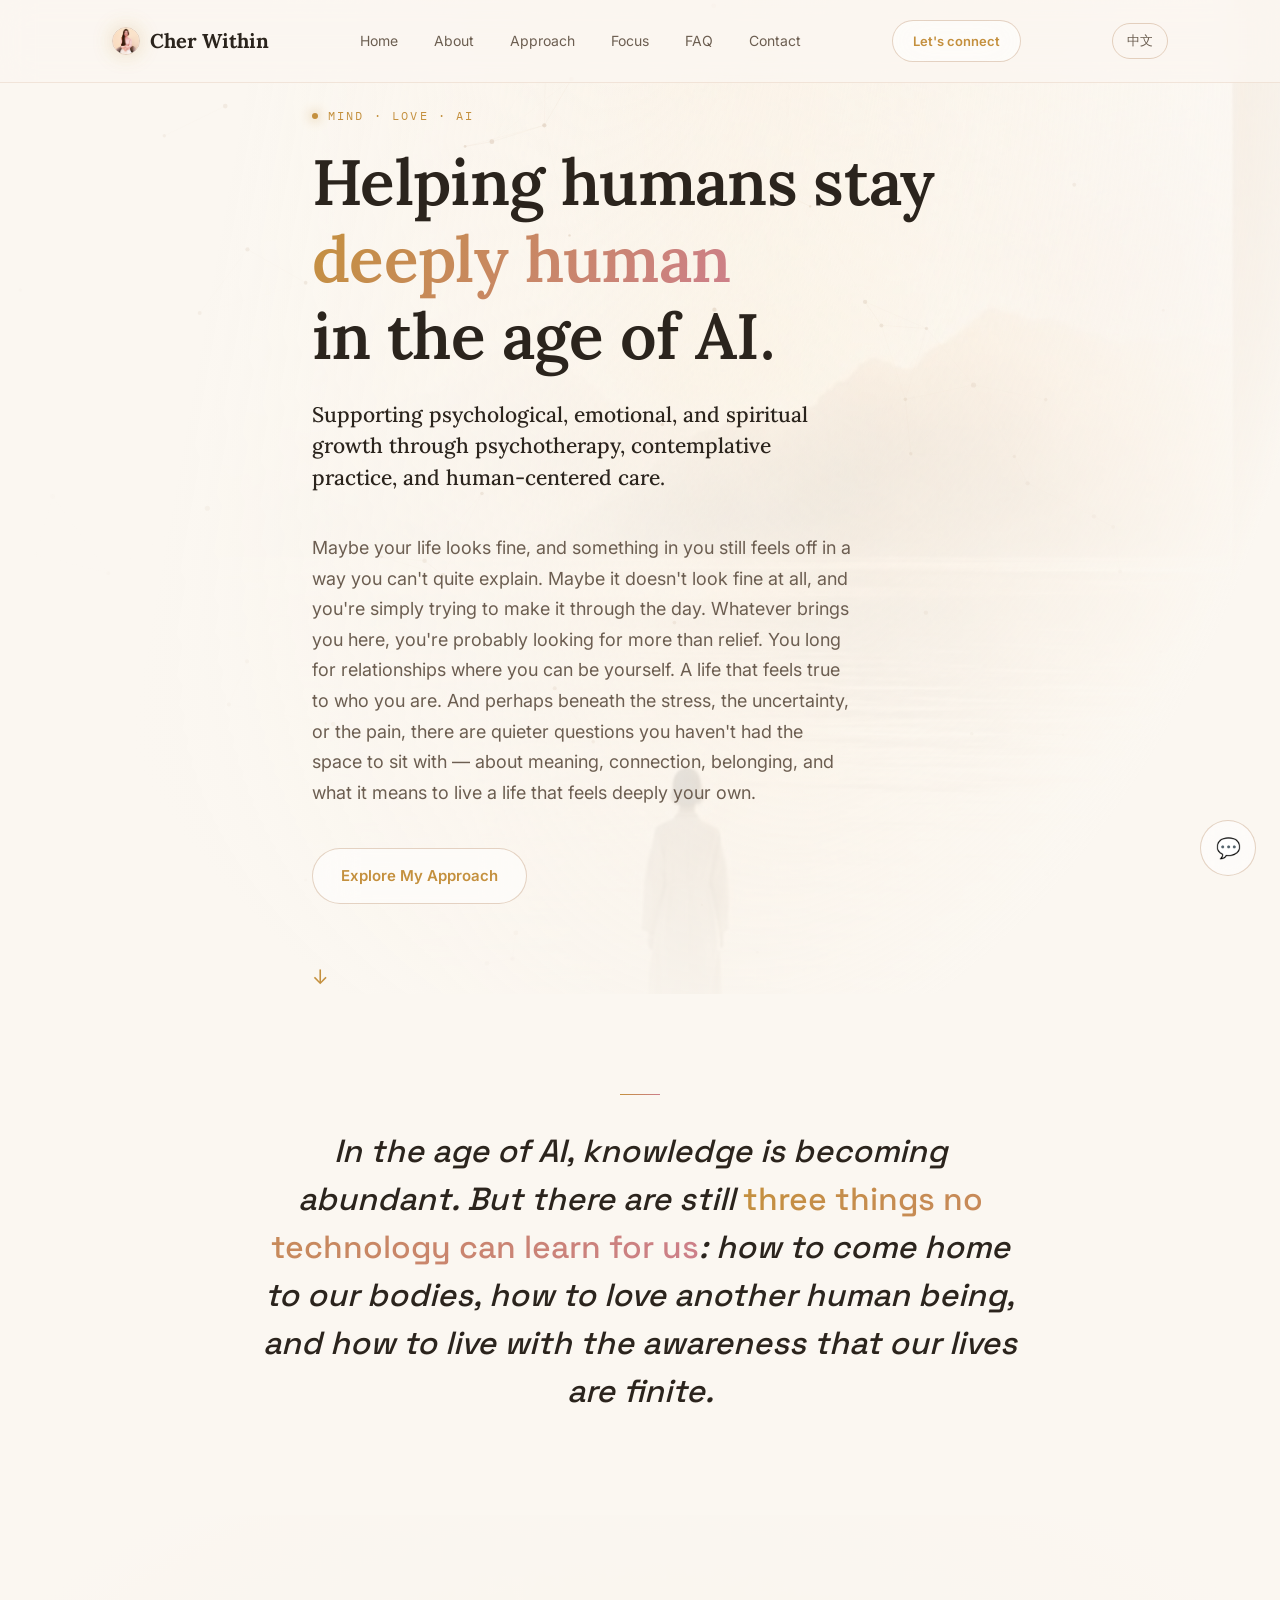
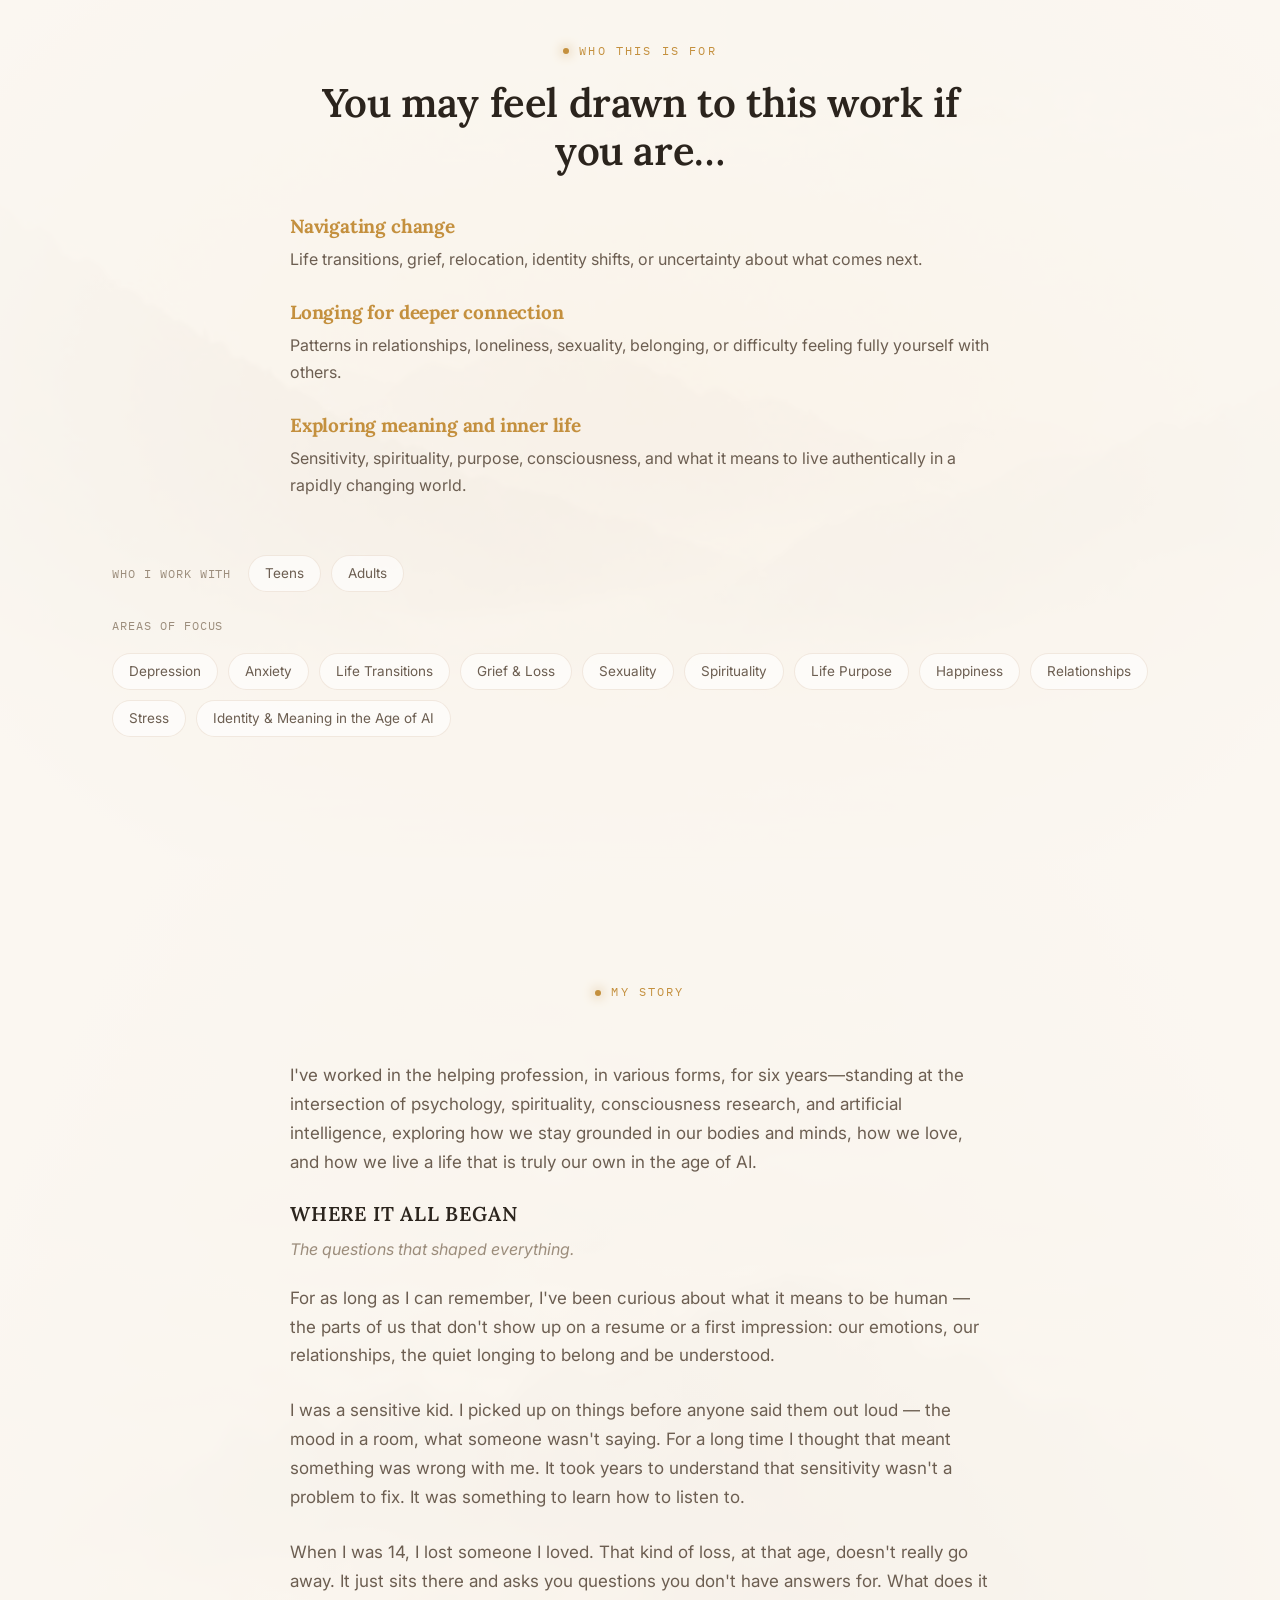
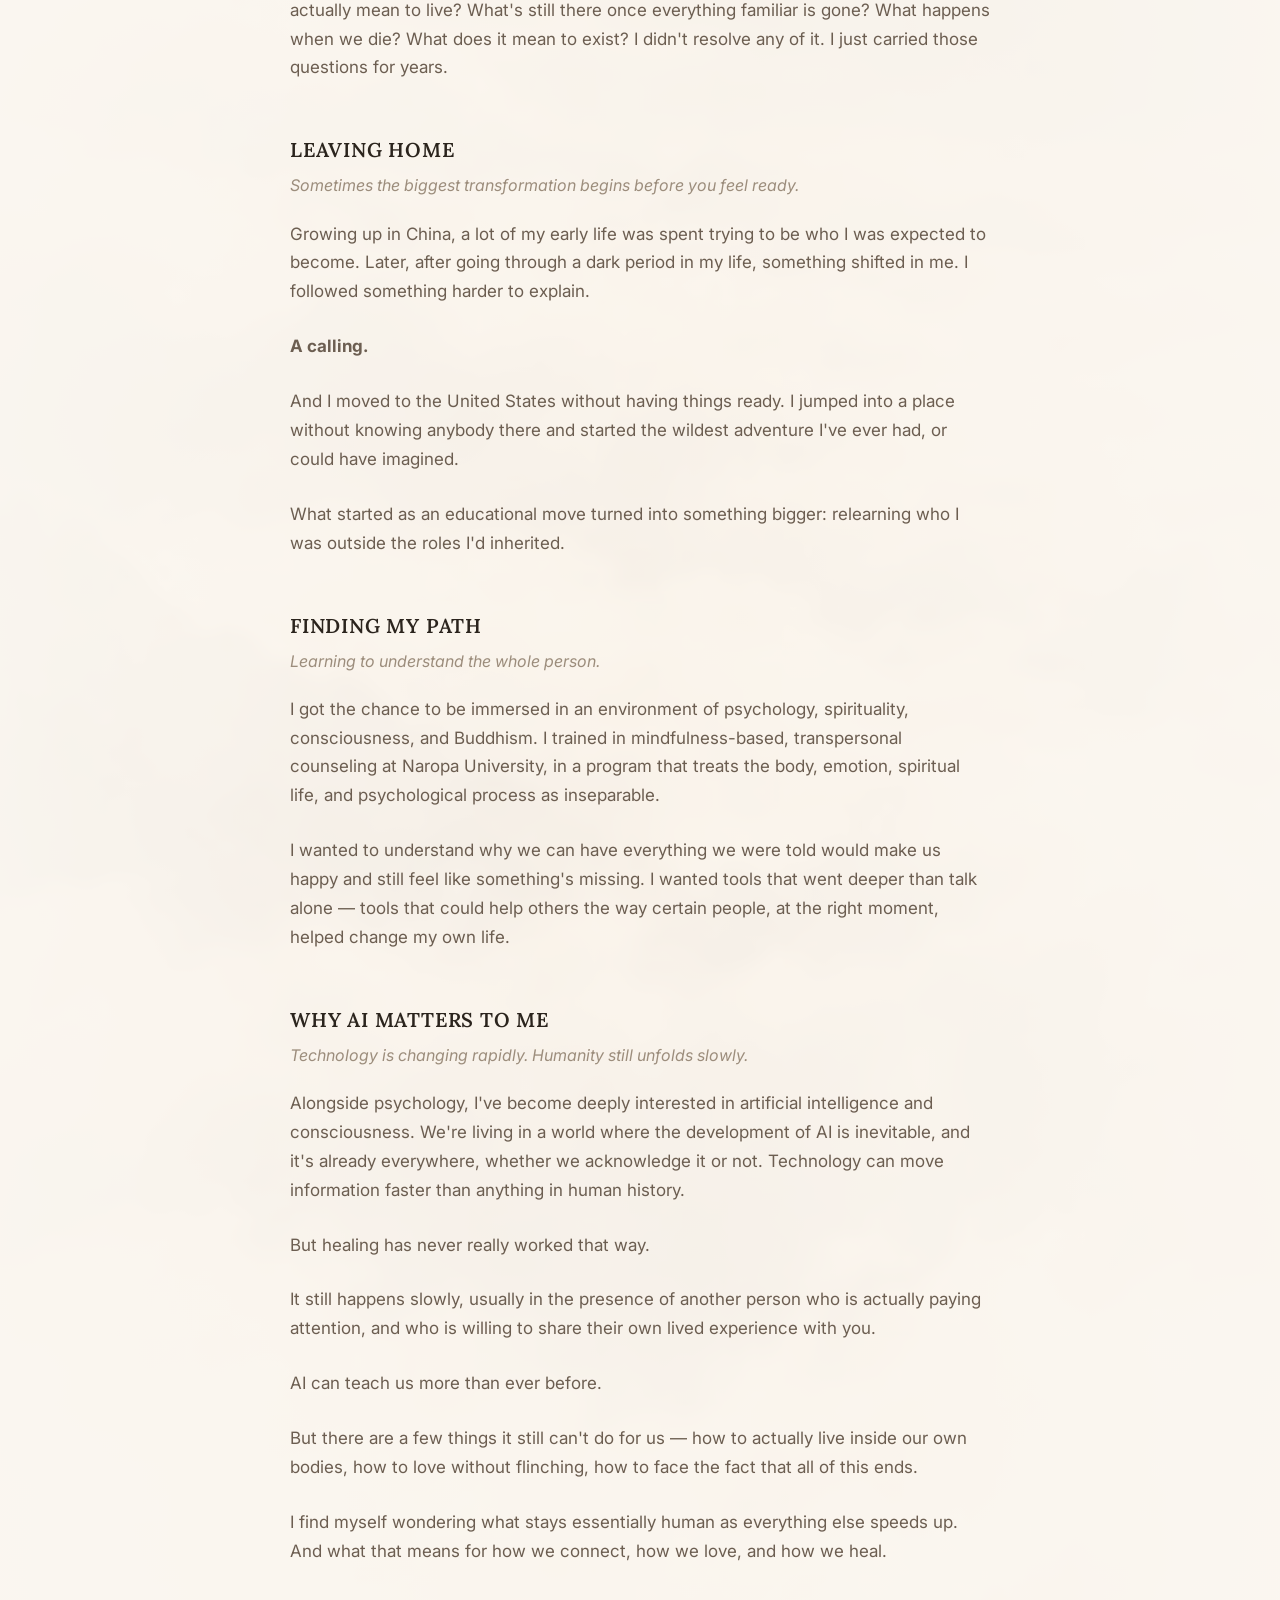
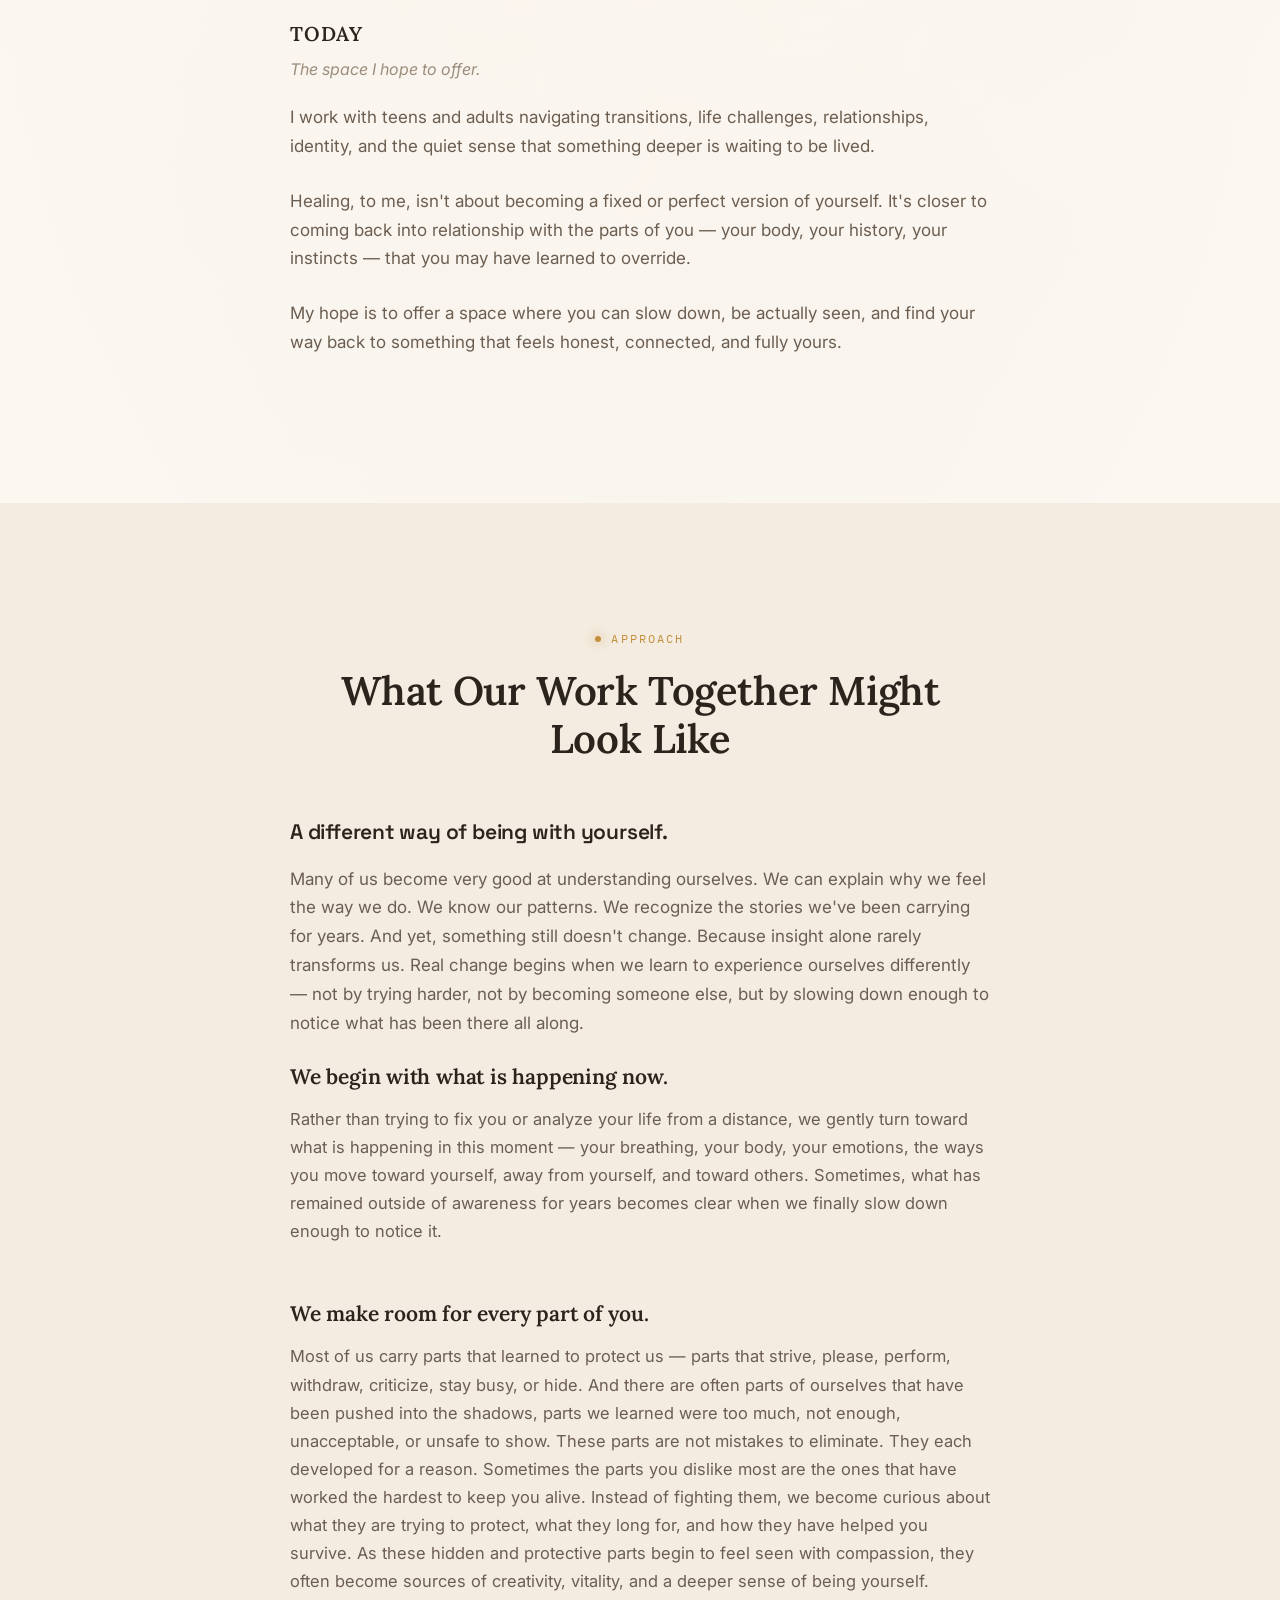
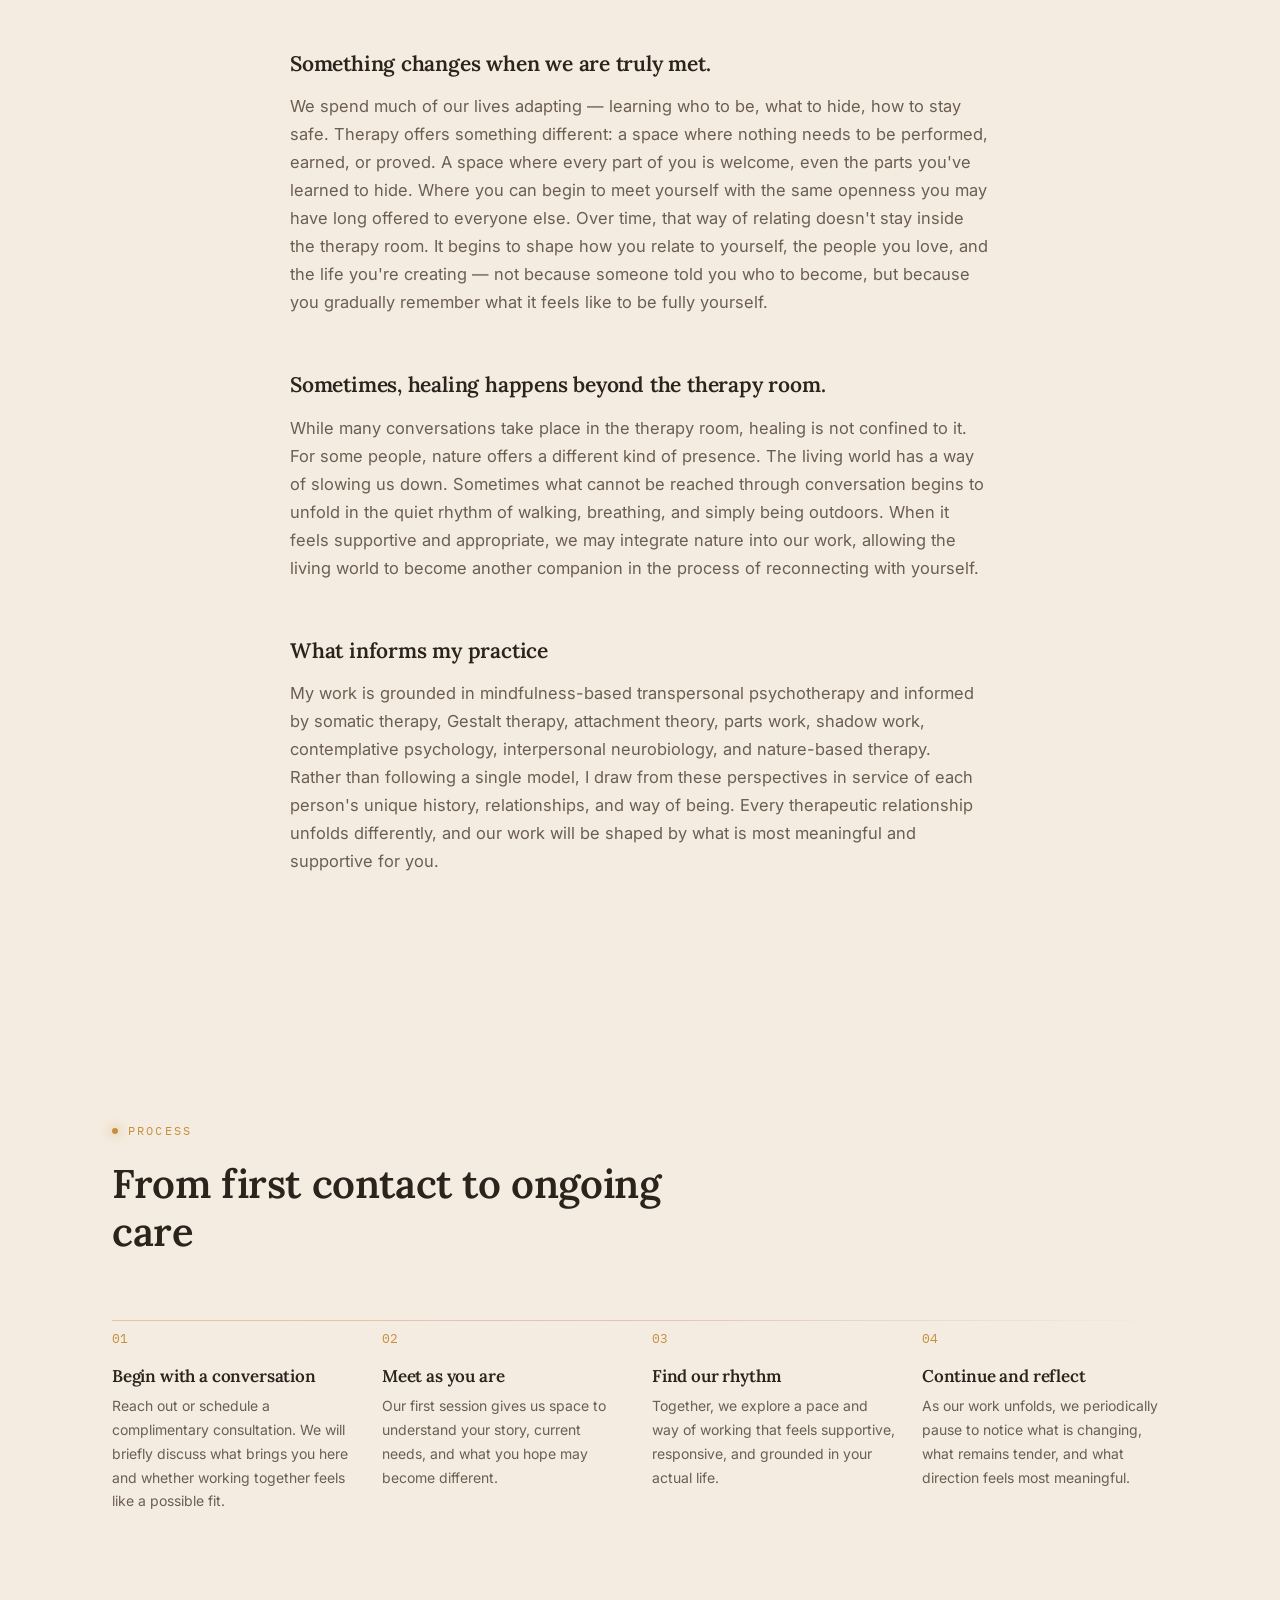
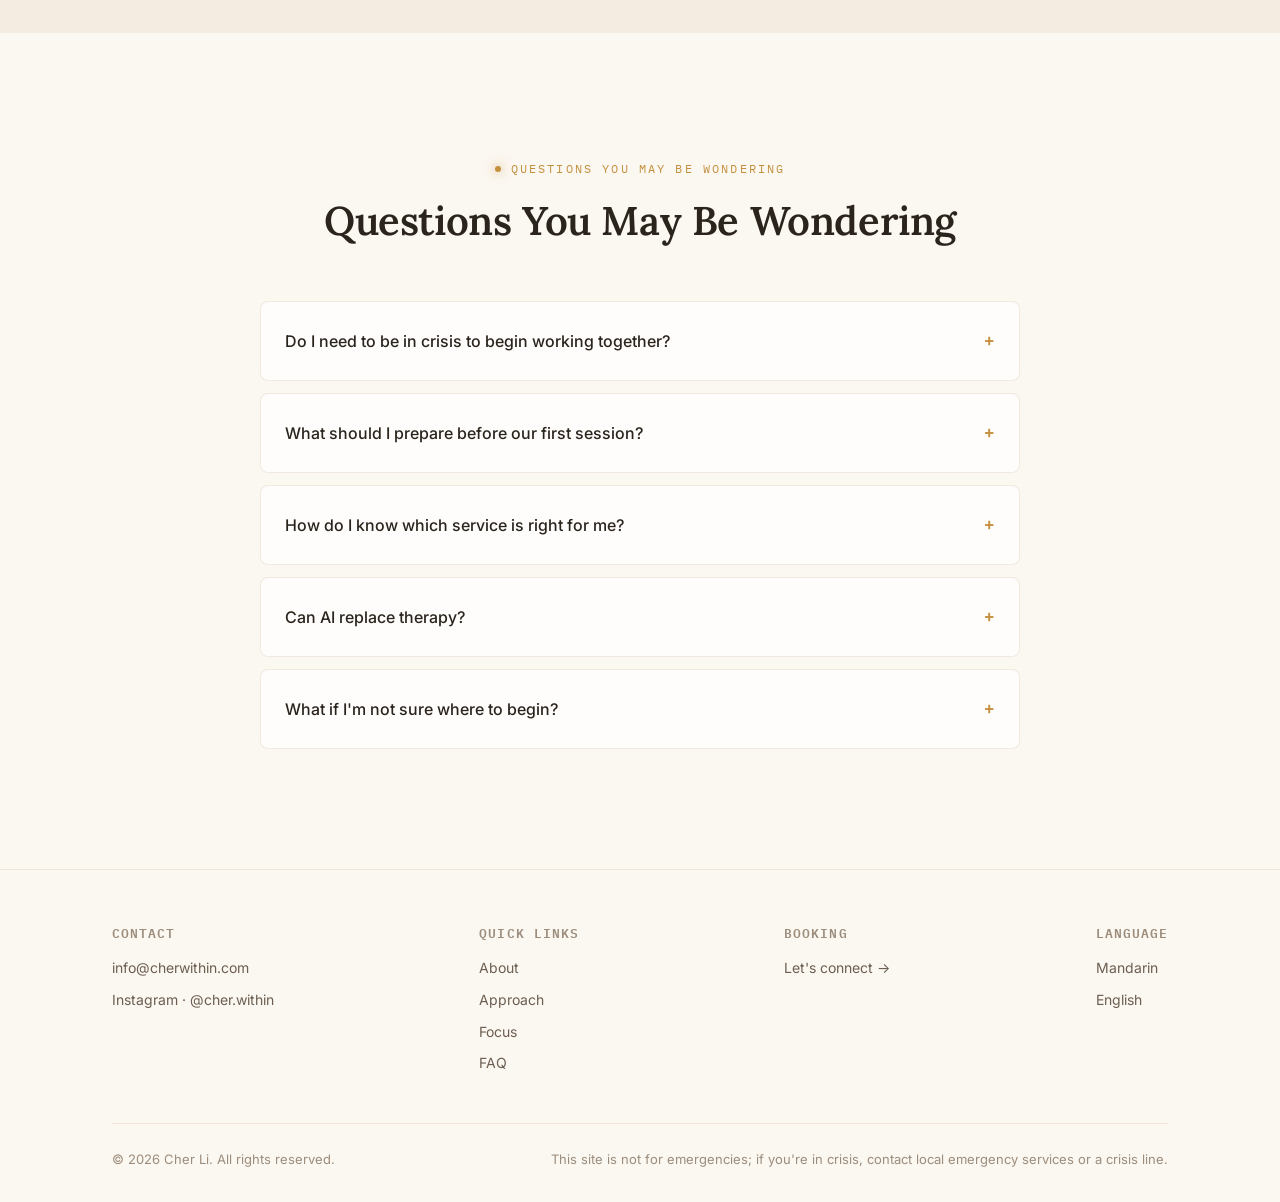
<file: index.html>
<!DOCTYPE html>
<html lang="en">
<head>
<meta charset="UTF-8">
<meta name="viewport" content="width=device-width, initial-scale=1.0">
<title>Cher Within · Cher Li · Mind · Love · AI</title>
<meta name="description" content="Cher Within — Cher Li, a therapist and coach bridging psychology, consciousness, and AI, exploring human flourishing in the age of AI.">
<link rel="preconnect" href="https://fonts.googleapis.com">
<link href="https://fonts.googleapis.com/css2?family=Lora:ital,wght@0,400;0,500;0,600;0,700;1,400;1,500&family=Space+Grotesk:wght@500;600;700&family=Inter:wght@400;500;700&family=IBM+Plex+Mono:wght@400;500&display=swap" rel="stylesheet">
<link rel="stylesheet" href="styles.css">
<style>body{ font-family: 'Inter', 'Noto Sans SC', sans-serif; }</style>
</head>
<body>

<nav class="nav">
  <div class="nav-inner">
    <a href="#top" class="logo">
      <img src="portrait.jpg" alt="Cher Li" class="logo-mark">
      Cher Within
    </a>
    <ul class="nav-links">
      <li><a href="#top">Home</a></li>
      <li><a href="#about">About</a></li>
      <li><a href="#approach">Approach</a></li>
      <li><a href="#focus">Focus</a></li>
      <li><a href="#faq">FAQ</a></li>
      <li><a href="#contact">Contact</a></li>
    </ul>
    <a href="https://calendly.com/cherzhixueli" target="_blank" class="btn btn-primary nav-cta">Let's connect</a>
    <a href="zh.html" class="nav-lang">中文</a>
    <button class="nav-toggle" aria-label="Open menu">☰</button>
  </div>
</nav>

<div class="mobile-drawer">
  <button class="mobile-close" aria-label="Close menu">×</button>
  <a href="#top">Home</a>
  <a href="#about">About</a>
  <a href="#approach">Approach</a>
  <a href="#focus">Focus</a>
  <a href="#faq">FAQ</a>
  <a href="#contact">Contact</a>
  <a href="zh.html">中文</a>
</div>

<header class="hero" id="top">
  <div class="ambient-glow ambient-glow-1"></div>
  <div class="ambient-glow ambient-glow-2"></div>
  <div class="ambient-glow ambient-glow-3"></div>
  <canvas id="neural-canvas"></canvas>
  <div class="container hero-content">
    <div class="eyebrow">MIND · LOVE · AI</div>
    <h1>Helping humans stay <span class="accent">deeply human</span><br>in the age of AI.</h1>
    <p class="hero-sub hero-lead">
      Supporting psychological, emotional, and spiritual growth through psychotherapy,
      contemplative practice, and human-centered care.
    </p>
    <p class="hero-sub">
      Maybe your life looks fine, and something in you still feels off in a way you can't quite explain.
      Maybe it doesn't look fine at all, and you're simply trying to make it through the day.
      Whatever brings you here, you're probably looking for more than relief.
      You long for relationships where you can be yourself. A life that feels true to who you are.
      And perhaps beneath the stress, the uncertainty, or the pain, there are quieter questions
      you haven't had the space to sit with — about meaning, connection, belonging, and what it
      means to live a life that feels deeply your own.
    </p>
    <div class="hero-cta">
      <a href="#approach" class="btn btn-primary">Explore My Approach</a>
    </div>
    <a href="#manifesto" class="hero-scroll-cue" aria-label="Scroll down">↓</a>
  </div>
</header>

<section class="manifesto" id="manifesto">
  <div class="manifesto-inner reveal">
    <div class="manifesto-mark"></div>
    <p>In the age of AI, knowledge is becoming abundant. But there are still
      <span class="accent">three things no technology can learn for us</span>:
      how to come home to our bodies, how to love another human being, and how to live
      with the awareness that our lives are finite.</p>
  </div>
</section>

<section id="focus">
  <div class="section-ambient-photo" style="background-image:url('break-rock.jpg');"></div>
  <div class="container">
    <div class="section-head reveal" style="text-align:center; margin:0 auto 40px; max-width:640px;">
      <div class="eyebrow" style="justify-content:center;">WHO THIS IS FOR</div>
      <h2>You may feel drawn to this work if you are…</h2>
    </div>
    <div class="focus-reasons reveal">
      <div class="focus-reason">
        <h3>Navigating change</h3>
        <p>Life transitions, grief, relocation, identity shifts, or uncertainty about what comes next.</p>
      </div>
      <div class="focus-reason">
        <h3>Longing for deeper connection</h3>
        <p>Patterns in relationships, loneliness, sexuality, belonging, or difficulty feeling fully yourself with others.</p>
      </div>
      <div class="focus-reason">
        <h3>Exploring meaning and inner life</h3>
        <p>Sensitivity, spirituality, purpose, consciousness, and what it means to live authentically in a rapidly changing world.</p>
      </div>
    </div>
    <div class="focus-block reveal">
      <div class="focus-row">
        <span class="focus-label">Who I Work With</span>
        <div class="focus-tags">
          <span class="focus-tag">Teens</span>
          <span class="focus-tag">Adults</span>
        </div>
      </div>
      <div class="focus-row">
        <span class="focus-label">Areas of Focus</span>
        <div class="focus-tags">
          <span class="focus-tag">Depression</span>
          <span class="focus-tag">Anxiety</span>
          <span class="focus-tag">Life Transitions</span>
          <span class="focus-tag">Grief & Loss</span>
          <span class="focus-tag">Sexuality</span>
          <span class="focus-tag">Spirituality</span>
          <span class="focus-tag">Life Purpose</span>
          <span class="focus-tag">Happiness</span>
          <span class="focus-tag">Relationships</span>
          <span class="focus-tag">Stress</span>
          <span class="focus-tag">Identity & Meaning in the Age of AI</span>
        </div>
      </div>
    </div>
  </div>
</section>

<section id="about">
  <div class="section-ambient-photo" style="background-image:url('break-peak.jpg');"></div>
  <div class="container">
    <div class="section-head reveal" style="text-align:center; margin:0 auto 40px;">
      <div class="eyebrow" style="justify-content:center;">MY STORY</div>
    </div>

    <div class="prose">
      <p class="reveal">I've worked in the helping profession, in various forms, for six years—standing at the intersection of psychology, spirituality, consciousness research, and artificial intelligence, exploring how we stay grounded in our bodies and minds, how we love, and how we live a life that is truly our own in the age of AI.</p>

      <div class="story-block reveal">
        <h3>Where It All Began</h3>
        <p class="story-lead">The questions that shaped everything.</p>
        <p>For as long as I can remember, I've been curious about what it means to be human — the parts of us that don't show up on a resume or a first impression: our emotions, our relationships, the quiet longing to belong and be understood.</p>
        <p>I was a sensitive kid. I picked up on things before anyone said them out loud — the mood in a room, what someone wasn't saying. For a long time I thought that meant something was wrong with me. It took years to understand that sensitivity wasn't a problem to fix. It was something to learn how to listen to.</p>
        <p>When I was 14, I lost someone I loved. That kind of loss, at that age, doesn't really go away. It just sits there and asks you questions you don't have answers for. What does it actually mean to live? What's still there once everything familiar is gone? What happens when we die? What does it mean to exist? I didn't resolve any of it. I just carried those questions for years.</p>
      </div>

      <div class="story-block reveal">
        <h3>Leaving Home</h3>
        <p class="story-lead">Sometimes the biggest transformation begins before you feel ready.</p>
        <p>Growing up in China, a lot of my early life was spent trying to be who I was expected to become. Later, after going through a dark period in my life, something shifted in me. I followed something harder to explain.</p>
        <p><strong>A calling.</strong></p>
        <p>And I moved to the United States without having things ready. I jumped into a place without knowing anybody there and started the wildest adventure I've ever had, or could have imagined.</p>
        <p>What started as an educational move turned into something bigger: relearning who I was outside the roles I'd inherited.</p>
      </div>

      <div class="story-block reveal">
        <h3>Finding My Path</h3>
        <p class="story-lead">Learning to understand the whole person.</p>
        <p>I got the chance to be immersed in an environment of psychology, spirituality, consciousness, and Buddhism. I trained in mindfulness-based, transpersonal counseling at Naropa University, in a program that treats the body, emotion, spiritual life, and psychological process as inseparable.</p>
        <p>I wanted to understand why we can have everything we were told would make us happy and still feel like something's missing. I wanted tools that went deeper than talk alone — tools that could help others the way certain people, at the right moment, helped change my own life.</p>
      </div>

      <div class="story-block reveal">
        <h3>Why AI Matters To Me</h3>
        <p class="story-lead">Technology is changing rapidly. Humanity still unfolds slowly.</p>
        <p>Alongside psychology, I've become deeply interested in artificial intelligence and consciousness. We're living in a world where the development of AI is inevitable, and it's already everywhere, whether we acknowledge it or not. Technology can move information faster than anything in human history.</p>
        <p>But healing has never really worked that way.</p>
        <p>It still happens slowly, usually in the presence of another person who is actually paying attention, and who is willing to share their own lived experience with you.</p>
        <p>AI can teach us more than ever before.</p>
        <p>But there are a few things it still can't do for us — how to actually live inside our own bodies, how to love without flinching, how to face the fact that all of this ends.</p>
        <p>I find myself wondering what stays essentially human as everything else speeds up. And what that means for how we connect, how we love, and how we heal.</p>
      </div>

      <div class="story-block reveal">
        <h3>Today</h3>
        <p class="story-lead">The space I hope to offer.</p>
        <p>I work with teens and adults navigating transitions, life challenges, relationships, identity, and the quiet sense that something deeper is waiting to be lived.</p>
        <p>Healing, to me, isn't about becoming a fixed or perfect version of yourself. It's closer to coming back into relationship with the parts of you — your body, your history, your instincts — that you may have learned to override.</p>
        <p>My hope is to offer a space where you can slow down, be actually seen, and find your way back to something that feels honest, connected, and fully yours.</p>
      </div>
    </div>
  </div>
</section>

<section id="approach" style="background:var(--bg-secondary);">
  <div class="section-ambient-photo" style="background-image:url('break-valley.jpg');"></div>
  <div class="container">
    <div class="section-head reveal" style="text-align:center; margin:0 auto 56px; max-width:640px;">
      <div class="eyebrow" style="justify-content:center;">APPROACH</div>
      <h2>What Our Work Together Might Look Like</h2>
    </div>
    <div class="prose reveal">
      <p class="approach-lead">A different way of being with yourself.</p>
      <p>Many of us become very good at understanding ourselves. We can explain why we feel the way we do. We know our patterns. We recognize the stories we've been carrying for years. And yet, something still doesn't change. Because insight alone rarely transforms us. Real change begins when we learn to experience ourselves differently — not by trying harder, not by becoming someone else, but by slowing down enough to notice what has been there all along.</p>

      <div class="approach-block">
        <h3>We begin with what is happening now.</h3>
        <p>Rather than trying to fix you or analyze your life from a distance, we gently turn toward what is happening in this moment — your breathing, your body, your emotions, the ways you move toward yourself, away from yourself, and toward others. Sometimes, what has remained outside of awareness for years becomes clear when we finally slow down enough to notice it.</p>
      </div>

      <div class="approach-block">
        <h3>We make room for every part of you.</h3>
        <p>Most of us carry parts that learned to protect us — parts that strive, please, perform, withdraw, criticize, stay busy, or hide. And there are often parts of ourselves that have been pushed into the shadows, parts we learned were too much, not enough, unacceptable, or unsafe to show. These parts are not mistakes to eliminate. They each developed for a reason. Sometimes the parts you dislike most are the ones that have worked the hardest to keep you alive. Instead of fighting them, we become curious about what they are trying to protect, what they long for, and how they have helped you survive. As these hidden and protective parts begin to feel seen with compassion, they often become sources of creativity, vitality, and a deeper sense of being yourself.</p>
      </div>

      <div class="approach-block">
        <h3>Something changes when we are truly met.</h3>
        <p>We spend much of our lives adapting — learning who to be, what to hide, how to stay safe. Therapy offers something different: a space where nothing needs to be performed, earned, or proved. A space where every part of you is welcome, even the parts you've learned to hide. Where you can begin to meet yourself with the same openness you may have long offered to everyone else. Over time, that way of relating doesn't stay inside the therapy room. It begins to shape how you relate to yourself, the people you love, and the life you're creating — not because someone told you who to become, but because you gradually remember what it feels like to be fully yourself.</p>
      </div>

      <div class="approach-block">
        <h3>Sometimes, healing happens beyond the therapy room.</h3>
        <p>While many conversations take place in the therapy room, healing is not confined to it. For some people, nature offers a different kind of presence. The living world has a way of slowing us down. Sometimes what cannot be reached through conversation begins to unfold in the quiet rhythm of walking, breathing, and simply being outdoors. When it feels supportive and appropriate, we may integrate nature into our work, allowing the living world to become another companion in the process of reconnecting with yourself.</p>
      </div>

      <div class="approach-block">
        <h3>What informs my practice</h3>
        <p>My work is grounded in mindfulness-based transpersonal psychotherapy and informed by somatic therapy, Gestalt therapy, attachment theory, parts work, shadow work, contemplative psychology, interpersonal neurobiology, and nature-based therapy.</p>
        <p>Rather than following a single model, I draw from these perspectives in service of each person's unique history, relationships, and way of being. Every therapeutic relationship unfolds differently, and our work will be shaped by what is most meaningful and supportive for you.</p>
      </div>
    </div>
  </div>
</section>



<section id="process" style="background:var(--bg-secondary);">
  <div class="container">
    <div class="section-head reveal">
      <div class="eyebrow">Process</div>
      <h2>From first contact to ongoing care</h2>
    </div>
    <div class="timeline reveal">
      <div class="timeline-line"></div>
      <div class="timeline-item">
        <span class="timeline-num">01</span>
        <h4>Begin with a conversation</h4>
        <p>Reach out or schedule a complimentary consultation. We will briefly discuss what brings you here and whether working together feels like a possible fit.</p>
      </div>
      <div class="timeline-item">
        <span class="timeline-num">02</span>
        <h4>Meet as you are</h4>
        <p>Our first session gives us space to understand your story, current needs, and what you hope may become different.</p>
      </div>
      <div class="timeline-item">
        <span class="timeline-num">03</span>
        <h4>Find our rhythm</h4>
        <p>Together, we explore a pace and way of working that feels supportive, responsive, and grounded in your actual life.</p>
      </div>
      <div class="timeline-item">
        <span class="timeline-num">04</span>
        <h4>Continue and reflect</h4>
        <p>As our work unfolds, we periodically pause to notice what is changing, what remains tender, and what direction feels most meaningful.</p>
      </div>
    </div>
  </div>
</section>

<section id="faq">
  <div class="container">
    <div class="section-head reveal" style="text-align:center; margin:0 auto 56px;">
      <div class="eyebrow" style="justify-content:center;">QUESTIONS YOU MAY BE WONDERING</div>
      <h2>Questions You May Be Wondering</h2>
    </div>
    <div class="faq-list reveal">
      <details class="faq-item">
        <summary>Do I need to be in crisis to begin working together?</summary>
        <p>Not at all. Many people reach out not because something is "wrong," but because they're longing for a deeper relationship with themselves. You might be navigating a life transition, exploring relationships, questioning your direction, or simply sensing that something within you is asking for attention. Our work together isn't only about reducing suffering. It's also about cultivating greater awareness, resilience, meaning, and connection.</p>
      </details>
      <details class="faq-item">
        <summary>What should I prepare before our first session?</summary>
        <p>Nothing needs to be perfectly prepared. You don't need to organize your thoughts or know exactly what to say. Simply arrive as you are. Our first session is an opportunity for us to get to know one another, explore what brings you here, and begin discovering what kind of support would be most helpful for you.</p>
      </details>
      <details class="faq-item">
        <summary>How do I know which service is right for me?</summary>
        <p>The labels matter less than the support you need, but they do matter legally and ethically. Depending on your location and the nature of our work, services may be provided within either a psychotherapy or coaching framework. Psychotherapy may involve clinical assessment, diagnosis when appropriate, and treatment of mental health concerns. Coaching does not provide diagnosis or treatment of mental health disorders and is not eligible for insurance reimbursement. My intention remains the same: to offer a thoughtful, compassionate, and individualized space that supports your growth and well-being. If you're unsure which option is appropriate, we can discuss it together during a consultation.</p>
      </details>
      <details class="faq-item">
        <summary>Can AI replace therapy?</summary>
        <p>AI can be an extraordinary tool for reflection, learning, and support. I use AI myself in many aspects of my work and life, and I believe it has the potential to expand human learning, creativity, and access to knowledge. At the same time, healing is more than information. It unfolds through presence, relationship, and lived experience. As AI becomes more capable, I believe qualities like emotional depth, authentic connection, and the experience of being truly met become even more valuable.</p>
      </details>
      <details class="faq-item">
        <summary>What if I'm not sure where to begin?</summary>
        <p>That's completely okay. You don't need to have everything figured out before reaching out. Sometimes the first step is simply becoming curious about what has been quietly asking for your attention. If you're wondering whether working together might be a good fit, you're welcome to schedule a complimentary consultation. We can begin with a conversation.</p>
      </details>
    </div>
  </div>
</section>

<footer id="contact">
  <div class="container">
    <div class="footer-grid">
      <div class="footer-col">
        <h4>Contact</h4>
        <p>info@cherwithin.com</p>
        <a href="https://www.instagram.com/cher.within" target="_blank">Instagram · @cher.within</a>
      </div>
      <div class="footer-col">
        <h4>Quick Links</h4>
        <a href="#about">About</a>
        <a href="#approach">Approach</a>
        <a href="#focus">Focus</a>
        <a href="#faq">FAQ</a>
      </div>
      <div class="footer-col">
        <h4>Booking</h4>
        <a href="https://calendly.com/cherzhixueli" target="_blank">Let's connect →</a>
      </div>
      <div class="footer-col">
        <h4>Language</h4>
        <a href="zh.html">Mandarin</a>
        <a href="index.html">English</a>
      </div>
    </div>
    <div class="footer-bottom">
      <span>© 2026 Cher Li. All rights reserved.</span>
      <span>This site is not for emergencies; if you're in crisis, contact local emergency services or a crisis line.</span>
    </div>
  </div>
</footer>

<div class="chat-widget">
  <button class="chat-toggle" aria-label="Open chat assistant">💬</button>
  <div class="chat-panel">
    <div class="chat-header">
      <span>CHER WITHIN · ASSISTANT</span>
      <button class="chat-close" aria-label="Close">×</button>
    </div>
    <div class="chat-messages">
      <div class="chat-message bot">Hi, I'm Cher's assistant. Tap a question below, or type what you'd like to know.</div>
    </div>
    <div class="chat-quick-replies">
      <span class="chat-quick-reply">How do I book?</span>
      <span class="chat-quick-reply">What are your rates?</span>
      <span class="chat-quick-reply">Online sessions?</span>
      <span class="chat-quick-reply">What's your style?</span>
    </div>
  </div>
</div>

<script src="script.js"></script>
</body>
</html>
</file>
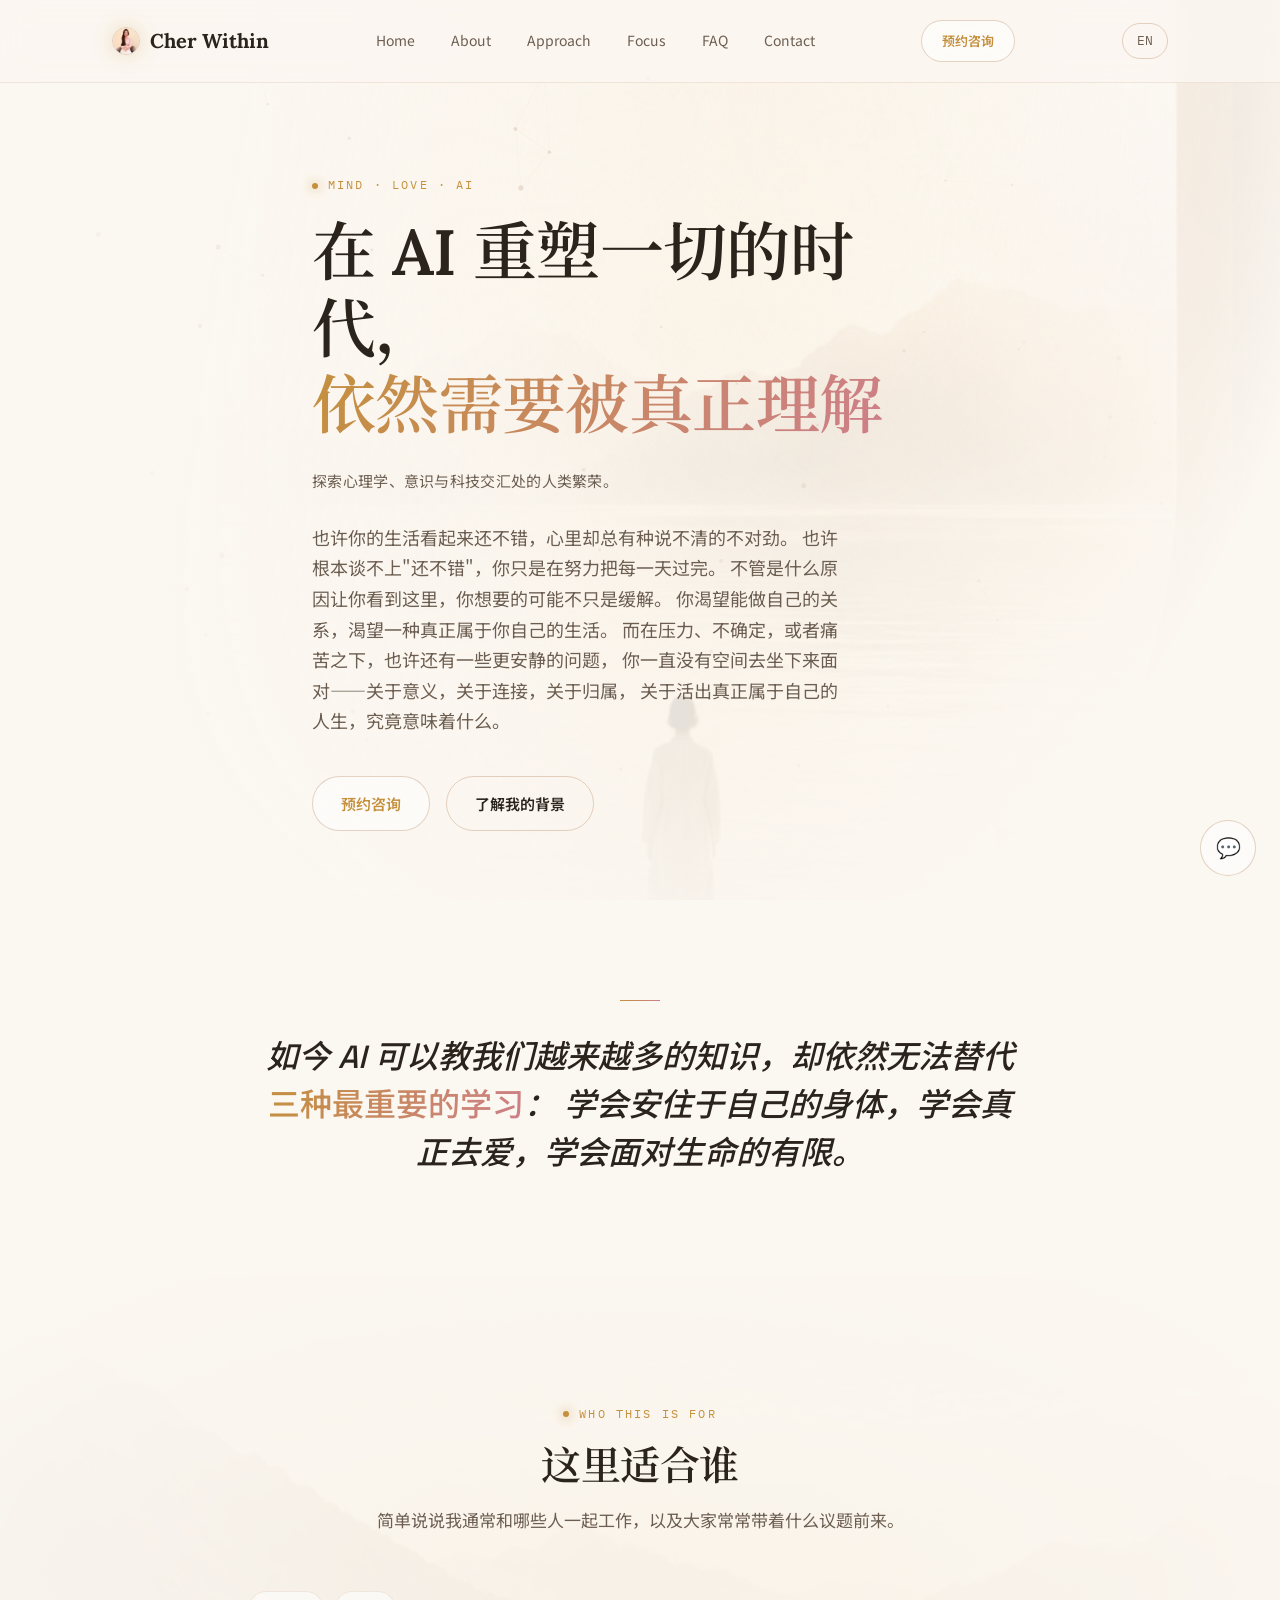
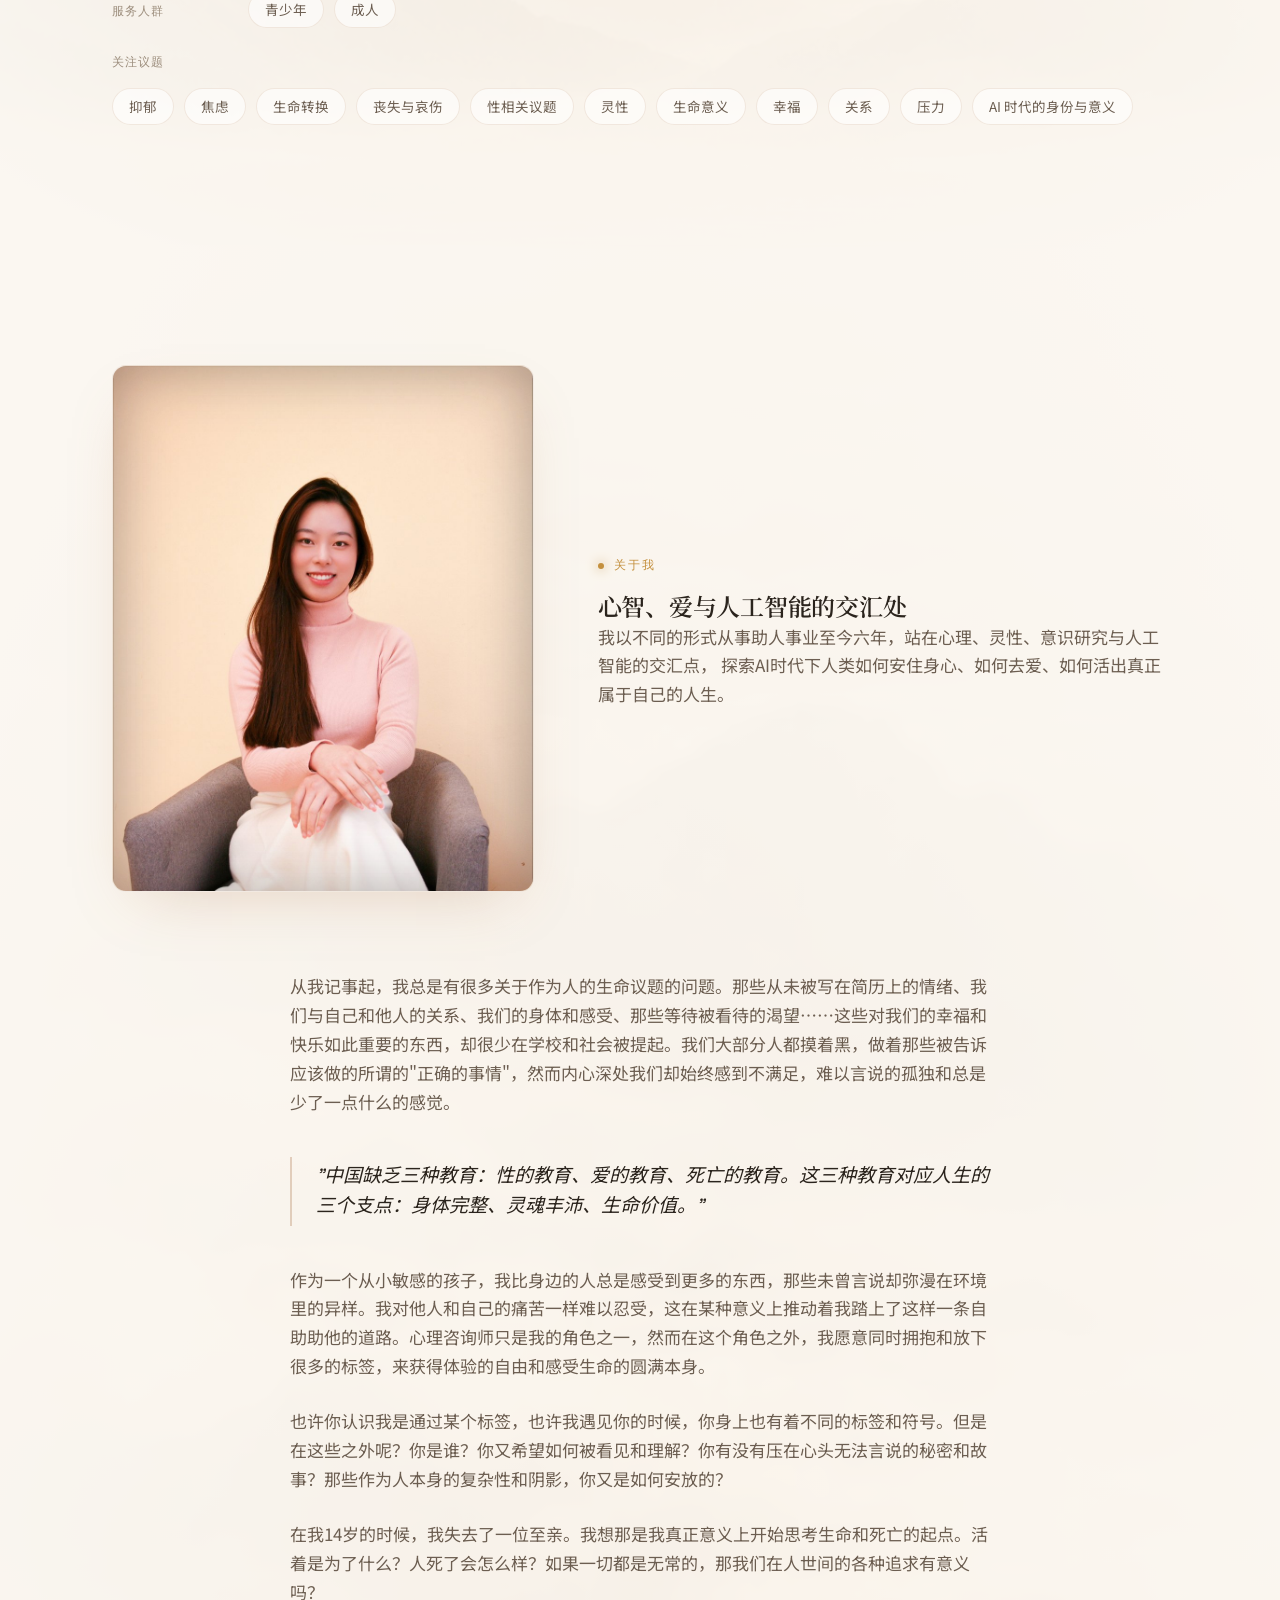
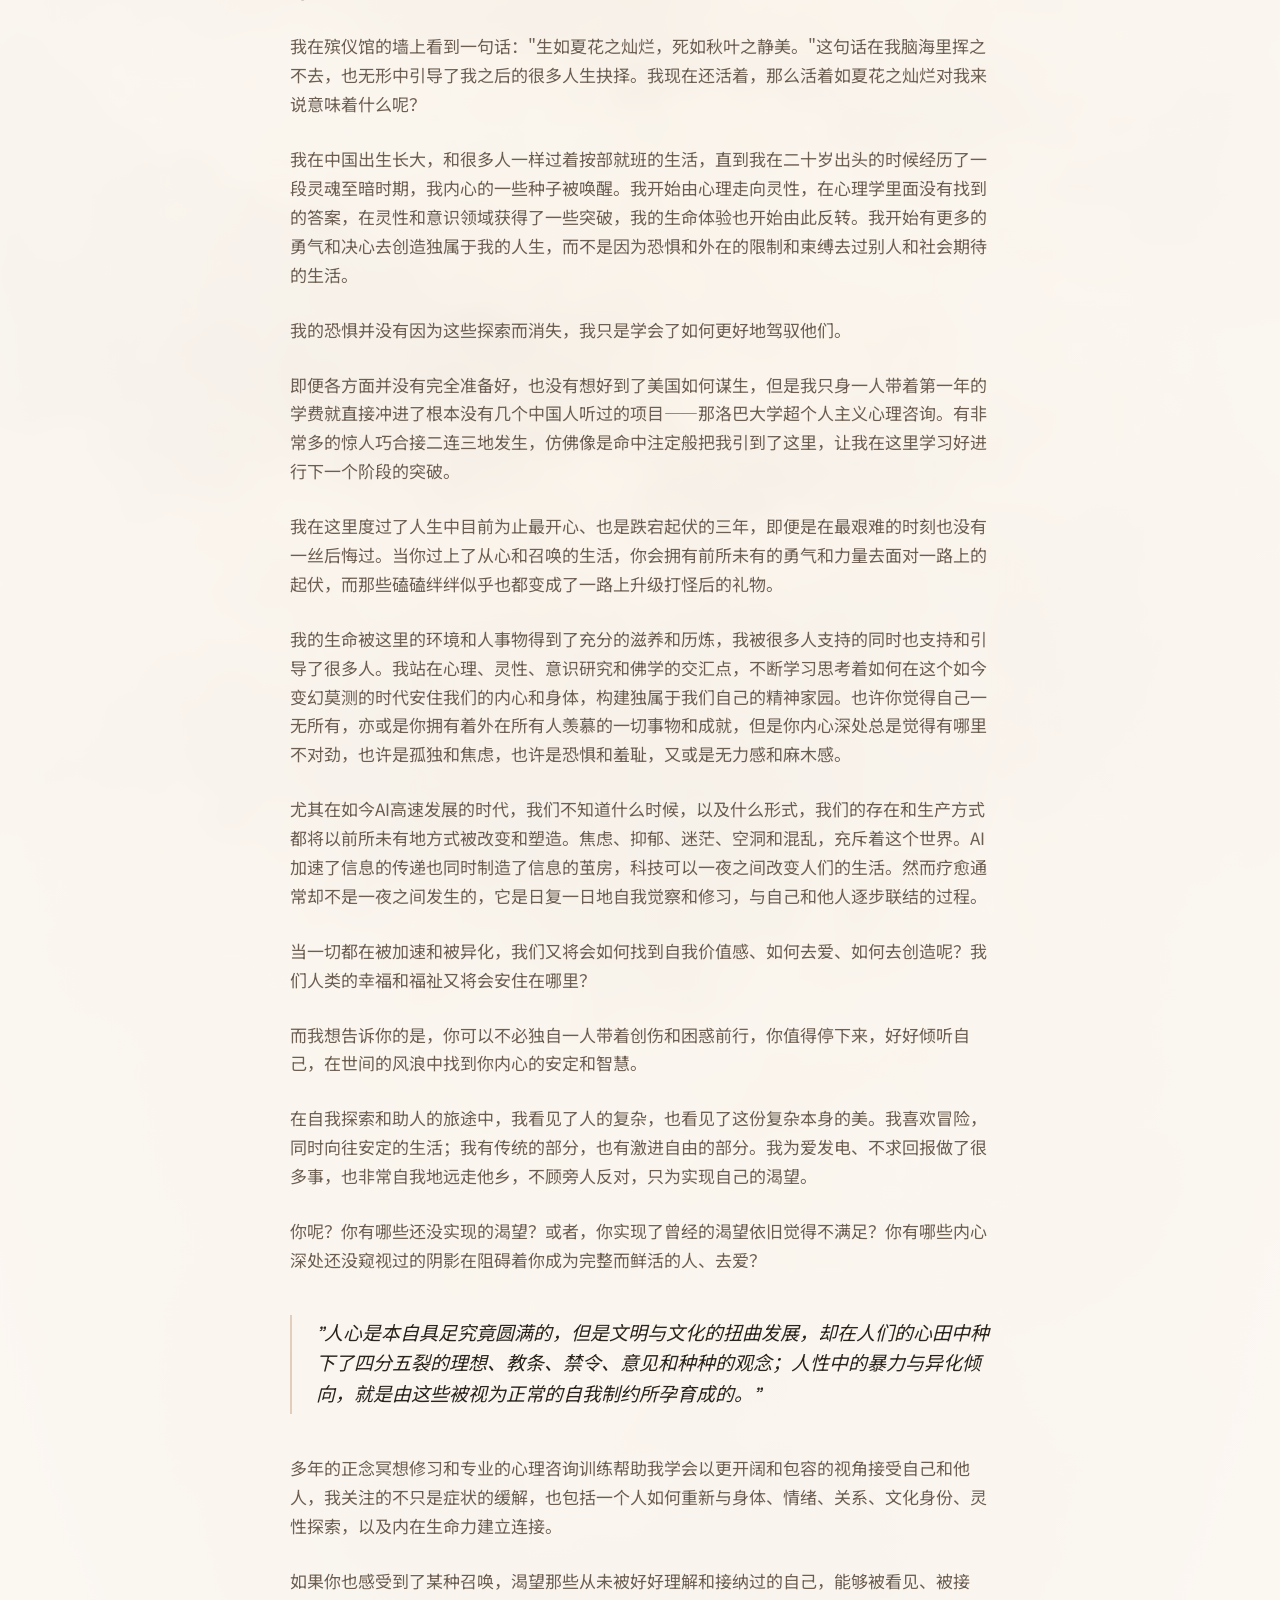
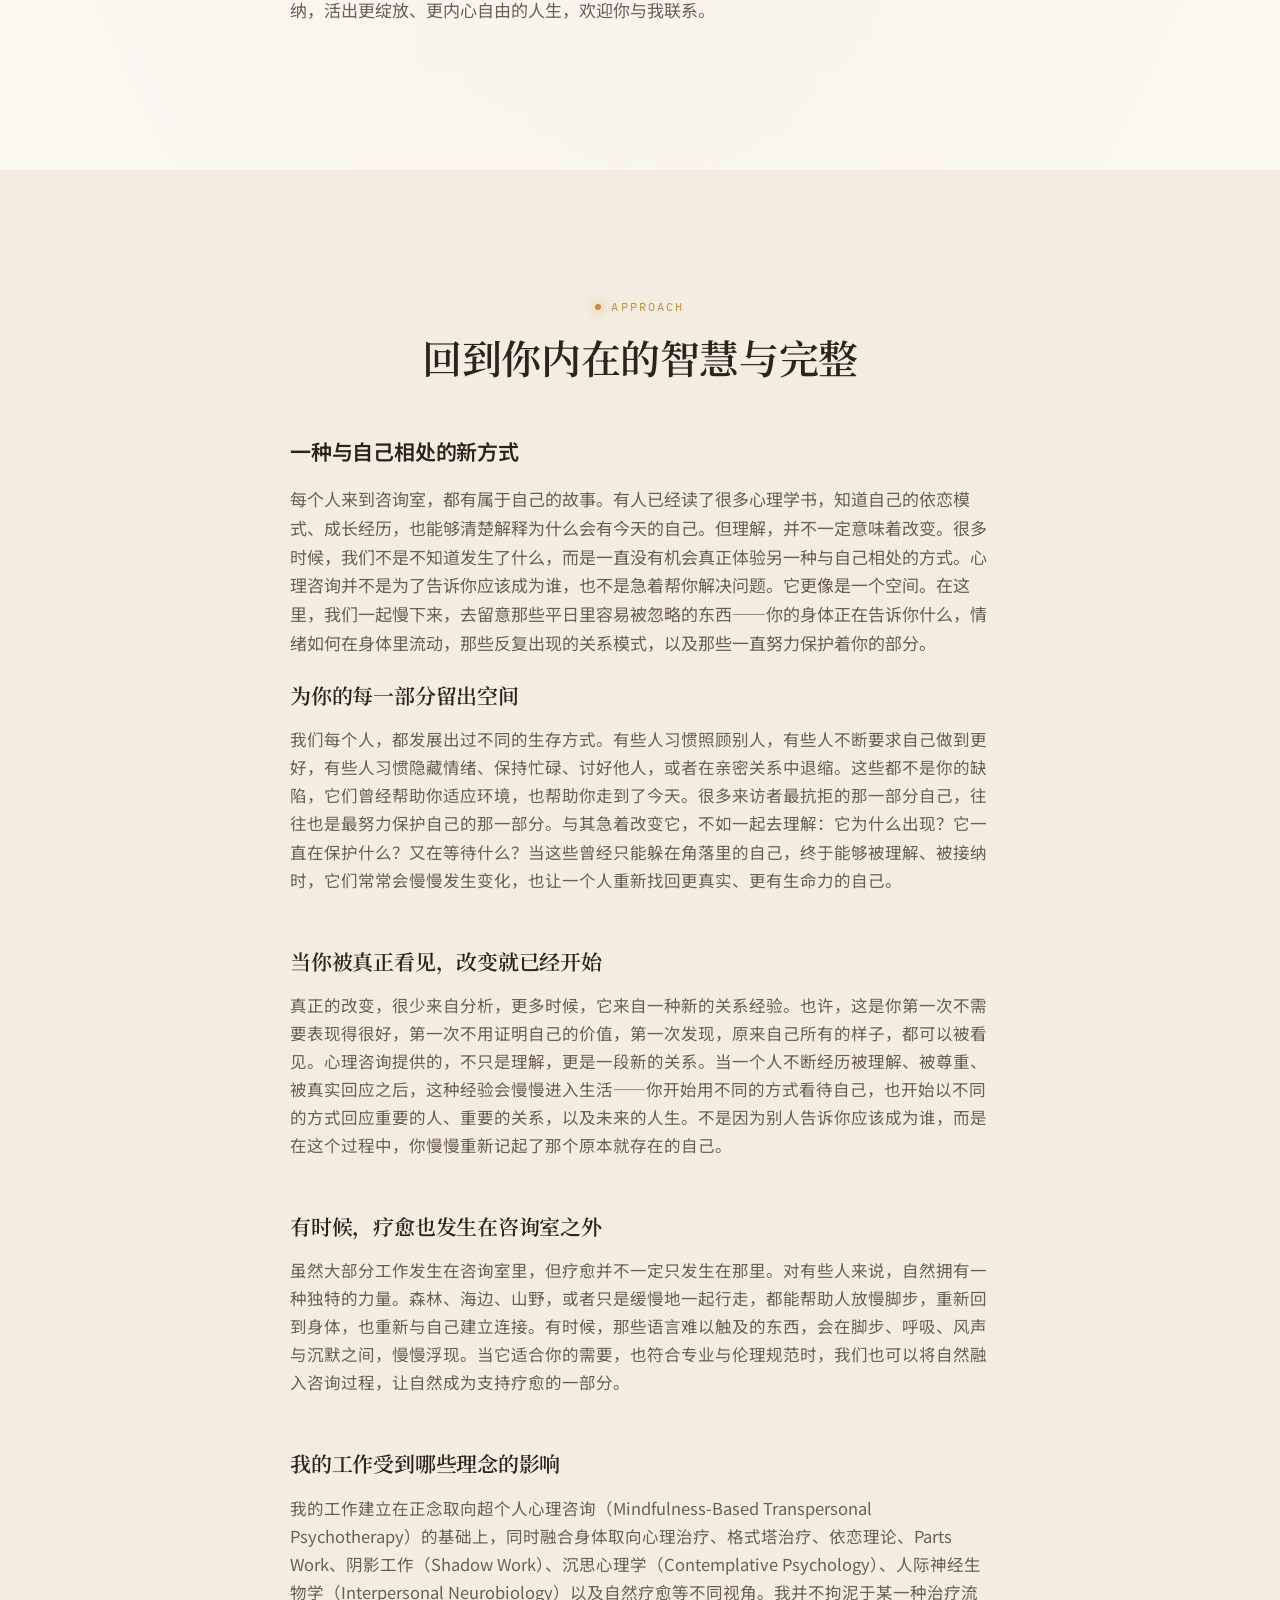
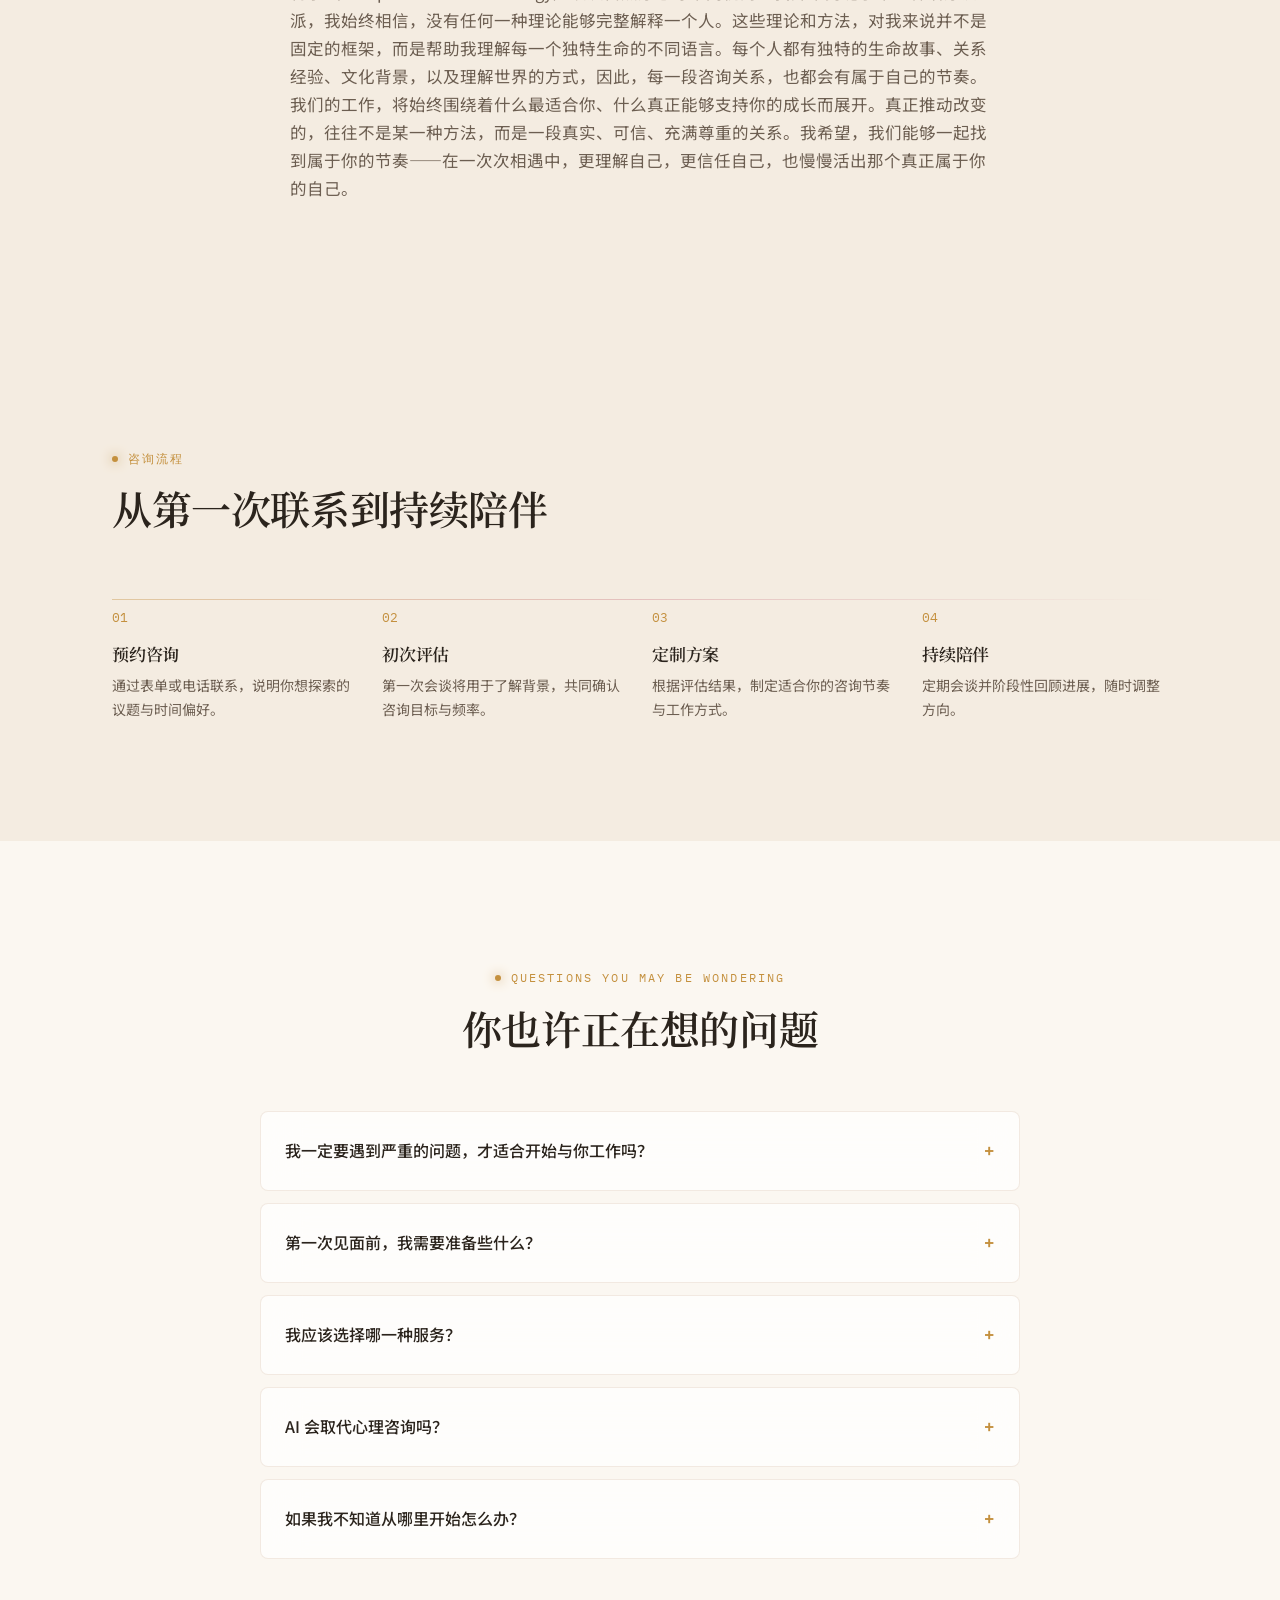
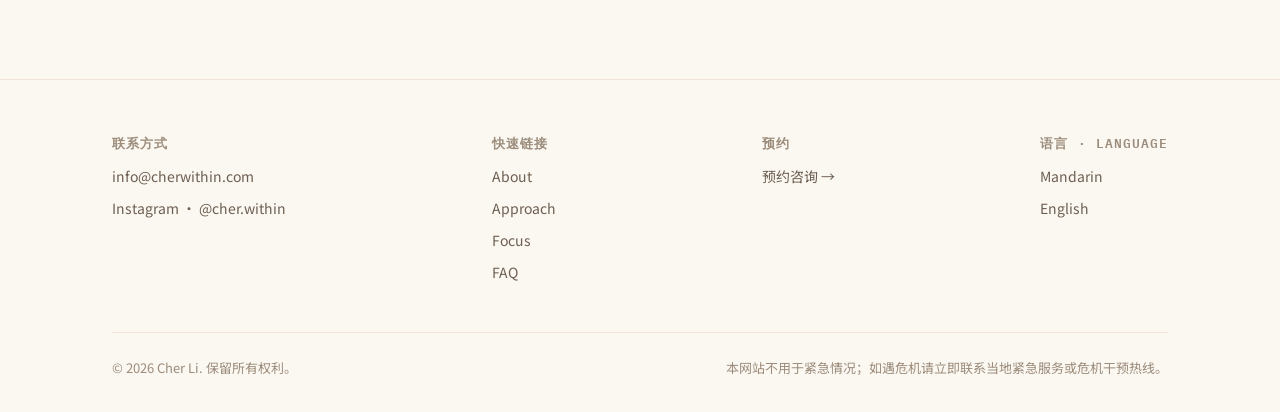
<file: zh.html>
<!DOCTYPE html>
<html lang="zh-CN">
<head>
<meta charset="UTF-8">
<meta name="viewport" content="width=device-width, initial-scale=1.0">
<title>Cher Within · Cher Li 李彻 · Mind · Love · AI</title>
<meta name="description" content="Cher Within —— Cher Li 李彻，连接心理学、意识与人工智能的心理治疗师与教练，探索AI时代的人类繁荣与关系。">
<link rel="preconnect" href="https://fonts.googleapis.com">
<link href="https://fonts.googleapis.com/css2?family=Lora:ital,wght@0,400;0,500;0,600;0,700;1,400;1,500&family=Noto+Serif+SC:wght@400;500;600;700&family=Space+Grotesk:wght@500;600;700&family=Noto+Sans+SC:wght@400;500;700&family=IBM+Plex+Mono:wght@400;500&display=swap" rel="stylesheet">
<link rel="stylesheet" href="styles.css">
</head>
<body>

<nav class="nav">
  <div class="nav-inner">
    <a href="#top" class="logo">
      <img src="portrait.jpg" alt="Cher Li 李彻" class="logo-mark">
      Cher Within
    </a>
    <ul class="nav-links">
      <li><a href="#top">Home</a></li>
      <li><a href="#about">About</a></li>
      <li><a href="#approach">Approach</a></li>
      <li><a href="#focus">Focus</a></li>
      <li><a href="#faq">FAQ</a></li>
      <li><a href="#contact">Contact</a></li>
    </ul>
    <a href="https://calendly.com/cherzhixueli" target="_blank" class="btn btn-primary nav-cta">预约咨询</a>
    <a href="index.html" class="nav-lang">EN</a>
    <button class="nav-toggle" aria-label="打开菜单">☰</button>
  </div>
</nav>

<div class="mobile-drawer">
  <button class="mobile-close" aria-label="关闭菜单">×</button>
  <a href="#top">Home</a>
  <a href="#about">About</a>
  <a href="#approach">Approach</a>
  <a href="#focus">Focus</a>
  <a href="#faq">FAQ</a>
  <a href="#contact">Contact</a>
  <a href="index.html">English</a>
</div>

<header class="hero" id="top">
  <div class="ambient-glow ambient-glow-1"></div>
  <div class="ambient-glow ambient-glow-2"></div>
  <div class="ambient-glow ambient-glow-3"></div>
  <canvas id="neural-canvas"></canvas>
  <div class="container hero-content">
    <div class="eyebrow">MIND · LOVE · AI</div>
    <h1>在 AI 重塑一切的时代，<br><span class="accent">依然需要被真正理解</span></h1>
    <p class="hero-sub" style="font-size:15px; letter-spacing:0.02em; margin-bottom:28px;">
      探索心理学、意识与科技交汇处的人类繁荣。
    </p>
    <p class="hero-sub">
      也许你的生活看起来还不错，心里却总有种说不清的不对劲。
      也许根本谈不上"还不错"，你只是在努力把每一天过完。
      不管是什么原因让你看到这里，你想要的可能不只是缓解。
      你渴望能做自己的关系，渴望一种真正属于你自己的生活。
      而在压力、不确定，或者痛苦之下，也许还有一些更安静的问题，
      你一直没有空间去坐下来面对——关于意义，关于连接，关于归属，
      关于活出真正属于自己的人生，究竟意味着什么。
    </p>
    <div class="hero-cta">
      <a href="https://calendly.com/cherzhixueli" target="_blank" class="btn btn-primary">预约咨询</a>
      <a href="#about" class="btn btn-ghost">了解我的背景</a>
    </div>
  </div>
</header>

<section class="manifesto">
  <div class="manifesto-inner reveal">
    <div class="manifesto-mark"></div>
    <p>如今 AI 可以教我们越来越多的知识，却依然无法替代<span class="accent">三种最重要的学习</span>：
      学会安住于自己的身体，学会真正去爱，学会面对生命的有限。</p>
  </div>
</section>

<section id="focus">
  <div class="section-ambient-photo" style="background-image:url('break-rock.jpg');"></div>
  <div class="container">
    <div class="section-head reveal" style="text-align:center; margin:0 auto 40px; max-width:640px;">
      <div class="eyebrow" style="justify-content:center;">WHO THIS IS FOR</div>
      <h2>这里适合谁</h2>
      <p>简单说说我通常和哪些人一起工作，以及大家常常带着什么议题前来。</p>
    </div>
    <div class="focus-block reveal">
      <div class="focus-row">
        <span class="focus-label">服务人群</span>
        <div class="focus-tags">
          <span class="focus-tag">青少年</span>
          <span class="focus-tag">成人</span>
        </div>
      </div>
      <div class="focus-row">
        <span class="focus-label">关注议题</span>
        <div class="focus-tags">
          <span class="focus-tag">抑郁</span>
          <span class="focus-tag">焦虑</span>
          <span class="focus-tag">生命转换</span>
          <span class="focus-tag">丧失与哀伤</span>
          <span class="focus-tag">性相关议题</span>
          <span class="focus-tag">灵性</span>
          <span class="focus-tag">生命意义</span>
          <span class="focus-tag">幸福</span>
          <span class="focus-tag">关系</span>
          <span class="focus-tag">压力</span>
          <span class="focus-tag">AI 时代的身份与意义</span>
        </div>
      </div>
    </div>
  </div>
</section>

<section id="about">
  <div class="section-ambient-photo" style="background-image:url('break-peak.jpg');"></div>
  <div class="container">
    <div class="about-grid reveal">
      <div class="about-portrait">
        <img src="portrait.jpg" alt="Cher Li 李彻">
      </div>
      <div>
        <div class="eyebrow">关于我</div>
        <h2>心智、爱与人工智能的交汇处</h2>
        <p style="color:var(--text-secondary); font-size:17px;">
          我以不同的形式从事助人事业至今六年，站在心理、灵性、意识研究与人工智能的交汇点，
          探索AI时代下人类如何安住身心、如何去爱、如何活出真正属于自己的人生。
        </p>
      </div>
    </div>

    <div class="prose" style="margin-top:80px;">
      <p class="reveal">从我记事起，我总是有很多关于作为人的生命议题的问题。那些从未被写在简历上的情绪、我们与自己和他人的关系、我们的身体和感受、那些等待被看待的渴望……这些对我们的幸福和快乐如此重要的东西，却很少在学校和社会被提起。我们大部分人都摸着黑，做着那些被告诉应该做的所谓的"正确的事情"，然而内心深处我们却始终感到不满足，难以言说的孤独和总是少了一点什么的感觉。</p>

      <blockquote class="reveal">"中国缺乏三种教育：性的教育、爱的教育、死亡的教育。这三种教育对应人生的三个支点：身体完整、灵魂丰沛、生命价值。"</blockquote>

      <p class="reveal">作为一个从小敏感的孩子，我比身边的人总是感受到更多的东西，那些未曾言说却弥漫在环境里的异样。我对他人和自己的痛苦一样难以忍受，这在某种意义上推动着我踏上了这样一条自助助他的道路。心理咨询师只是我的角色之一，然而在这个角色之外，我愿意同时拥抱和放下很多的标签，来获得体验的自由和感受生命的圆满本身。</p>

      <p class="reveal">也许你认识我是通过某个标签，也许我遇见你的时候，你身上也有着不同的标签和符号。但是在这些之外呢？你是谁？你又希望如何被看见和理解？你有没有压在心头无法言说的秘密和故事？那些作为人本身的复杂性和阴影，你又是如何安放的？</p>

      <p class="reveal">在我14岁的时候，我失去了一位至亲。我想那是我真正意义上开始思考生命和死亡的起点。活着是为了什么？人死了会怎么样？如果一切都是无常的，那我们在人世间的各种追求有意义吗？</p>

      <p class="reveal">我在殡仪馆的墙上看到一句话："生如夏花之灿烂，死如秋叶之静美。"这句话在我脑海里挥之不去，也无形中引导了我之后的很多人生抉择。我现在还活着，那么活着如夏花之灿烂对我来说意味着什么呢？</p>

      <p class="reveal">我在中国出生长大，和很多人一样过着按部就班的生活，直到我在二十岁出头的时候经历了一段灵魂至暗时期，我内心的一些种子被唤醒。我开始由心理走向灵性，在心理学里面没有找到的答案，在灵性和意识领域获得了一些突破，我的生命体验也开始由此反转。我开始有更多的勇气和决心去创造独属于我的人生，而不是因为恐惧和外在的限制和束缚去过别人和社会期待的生活。</p>

      <p class="reveal">我的恐惧并没有因为这些探索而消失，我只是学会了如何更好地驾驭他们。</p>

      <p class="reveal">即便各方面并没有完全准备好，也没有想好到了美国如何谋生，但是我只身一人带着第一年的学费就直接冲进了根本没有几个中国人听过的项目——那洛巴大学超个人主义心理咨询。有非常多的惊人巧合接二连三地发生，仿佛像是命中注定般把我引到了这里，让我在这里学习好进行下一个阶段的突破。</p>

      <p class="reveal">我在这里度过了人生中目前为止最开心、也是跌宕起伏的三年，即便是在最艰难的时刻也没有一丝后悔过。当你过上了从心和召唤的生活，你会拥有前所未有的勇气和力量去面对一路上的起伏，而那些磕磕绊绊似乎也都变成了一路上升级打怪后的礼物。</p>

      <p class="reveal">我的生命被这里的环境和人事物得到了充分的滋养和历炼，我被很多人支持的同时也支持和引导了很多人。我站在心理、灵性、意识研究和佛学的交汇点，不断学习思考着如何在这个如今变幻莫测的时代安住我们的内心和身体，构建独属于我们自己的精神家园。也许你觉得自己一无所有，亦或是你拥有着外在所有人羡慕的一切事物和成就，但是你内心深处总是觉得有哪里不对劲，也许是孤独和焦虑，也许是恐惧和羞耻，又或是无力感和麻木感。</p>

      <p class="reveal">尤其在如今AI高速发展的时代，我们不知道什么时候，以及什么形式，我们的存在和生产方式都将以前所未有地方式被改变和塑造。焦虑、抑郁、迷茫、空洞和混乱，充斥着这个世界。AI加速了信息的传递也同时制造了信息的茧房，科技可以一夜之间改变人们的生活。然而疗愈通常却不是一夜之间发生的，它是日复一日地自我觉察和修习，与自己和他人逐步联结的过程。</p>

      <p class="reveal">当一切都在被加速和被异化，我们又将会如何找到自我价值感、如何去爱、如何去创造呢？我们人类的幸福和福祉又将会安住在哪里？</p>

      <p class="reveal">而我想告诉你的是，你可以不必独自一人带着创伤和困惑前行，你值得停下来，好好倾听自己，在世间的风浪中找到你内心的安定和智慧。</p>

      <p class="reveal">在自我探索和助人的旅途中，我看见了人的复杂，也看见了这份复杂本身的美。我喜欢冒险，同时向往安定的生活；我有传统的部分，也有激进自由的部分。我为爱发电、不求回报做了很多事，也非常自我地远走他乡，不顾旁人反对，只为实现自己的渴望。</p>

      <p class="reveal">你呢？你有哪些还没实现的渴望？或者，你实现了曾经的渴望依旧觉得不满足？你有哪些内心深处还没窥视过的阴影在阻碍着你成为完整而鲜活的人、去爱？</p>

      <blockquote class="reveal">"人心是本自具足究竟圆满的，但是文明与文化的扭曲发展，却在人们的心田中种下了四分五裂的理想、教条、禁令、意见和种种的观念；人性中的暴力与异化倾向，就是由这些被视为正常的自我制约所孕育成的。"</blockquote>

      <p class="reveal">多年的正念冥想修习和专业的心理咨询训练帮助我学会以更开阔和包容的视角接受自己和他人，我关注的不只是症状的缓解，也包括一个人如何重新与身体、情绪、关系、文化身份、灵性探索，以及内在生命力建立连接。</p>

      <p class="reveal">如果你也感受到了某种召唤，渴望那些从未被好好理解和接纳过的自己，能够被看见、被接纳，活出更绽放、更内心自由的人生，欢迎你与我联系。</p>
    </div>
  </div>
</section>

<section id="approach" style="background:var(--bg-secondary);">
  <div class="section-ambient-photo" style="background-image:url('break-valley.jpg');"></div>
  <div class="container">
    <div class="section-head reveal" style="text-align:center; margin:0 auto 56px; max-width:640px;">
      <div class="eyebrow" style="justify-content:center;">APPROACH</div>
      <h2>回到你内在的智慧与完整</h2>
    </div>
    <div class="prose reveal">
      <p class="approach-lead">一种与自己相处的新方式</p>
      <p>每个人来到咨询室，都有属于自己的故事。有人已经读了很多心理学书，知道自己的依恋模式、成长经历，也能够清楚解释为什么会有今天的自己。但理解，并不一定意味着改变。很多时候，我们不是不知道发生了什么，而是一直没有机会真正体验另一种与自己相处的方式。心理咨询并不是为了告诉你应该成为谁，也不是急着帮你解决问题。它更像是一个空间。在这里，我们一起慢下来，去留意那些平日里容易被忽略的东西——你的身体正在告诉你什么，情绪如何在身体里流动，那些反复出现的关系模式，以及那些一直努力保护着你的部分。</p>

      <div class="approach-block">
        <h3>为你的每一部分留出空间</h3>
        <p>我们每个人，都发展出过不同的生存方式。有些人习惯照顾别人，有些人不断要求自己做到更好，有些人习惯隐藏情绪、保持忙碌、讨好他人，或者在亲密关系中退缩。这些都不是你的缺陷，它们曾经帮助你适应环境，也帮助你走到了今天。很多来访者最抗拒的那一部分自己，往往也是最努力保护自己的那一部分。与其急着改变它，不如一起去理解：它为什么出现？它一直在保护什么？又在等待什么？当这些曾经只能躲在角落里的自己，终于能够被理解、被接纳时，它们常常会慢慢发生变化，也让一个人重新找回更真实、更有生命力的自己。</p>
      </div>

      <div class="approach-block">
        <h3>当你被真正看见，改变就已经开始</h3>
        <p>真正的改变，很少来自分析，更多时候，它来自一种新的关系经验。也许，这是你第一次不需要表现得很好，第一次不用证明自己的价值，第一次发现，原来自己所有的样子，都可以被看见。心理咨询提供的，不只是理解，更是一段新的关系。当一个人不断经历被理解、被尊重、被真实回应之后，这种经验会慢慢进入生活——你开始用不同的方式看待自己，也开始以不同的方式回应重要的人、重要的关系，以及未来的人生。不是因为别人告诉你应该成为谁，而是在这个过程中，你慢慢重新记起了那个原本就存在的自己。</p>
      </div>

      <div class="approach-block">
        <h3>有时候，疗愈也发生在咨询室之外</h3>
        <p>虽然大部分工作发生在咨询室里，但疗愈并不一定只发生在那里。对有些人来说，自然拥有一种独特的力量。森林、海边、山野，或者只是缓慢地一起行走，都能帮助人放慢脚步，重新回到身体，也重新与自己建立连接。有时候，那些语言难以触及的东西，会在脚步、呼吸、风声与沉默之间，慢慢浮现。当它适合你的需要，也符合专业与伦理规范时，我们也可以将自然融入咨询过程，让自然成为支持疗愈的一部分。</p>
      </div>

      <div class="approach-block">
        <h3>我的工作受到哪些理念的影响</h3>
        <p>我的工作建立在正念取向超个人心理咨询（Mindfulness-Based Transpersonal Psychotherapy）的基础上，同时融合身体取向心理治疗、格式塔治疗、依恋理论、Parts Work、阴影工作（Shadow Work）、沉思心理学（Contemplative Psychology）、人际神经生物学（Interpersonal Neurobiology）以及自然疗愈等不同视角。我并不拘泥于某一种治疗流派，我始终相信，没有任何一种理论能够完整解释一个人。这些理论和方法，对我来说并不是固定的框架，而是帮助我理解每一个独特生命的不同语言。每个人都有独特的生命故事、关系经验、文化背景，以及理解世界的方式，因此，每一段咨询关系，也都会有属于自己的节奏。我们的工作，将始终围绕着什么最适合你、什么真正能够支持你的成长而展开。真正推动改变的，往往不是某一种方法，而是一段真实、可信、充满尊重的关系。我希望，我们能够一起找到属于你的节奏——在一次次相遇中，更理解自己，更信任自己，也慢慢活出那个真正属于你的自己。</p>
      </div>
    </div>
  </div>
</section>



<section id="process" style="background:var(--bg-secondary);">
  <div class="container">
    <div class="section-head reveal">
      <div class="eyebrow">咨询流程</div>
      <h2>从第一次联系到持续陪伴</h2>
    </div>
    <div class="timeline reveal">
      <div class="timeline-line"></div>
      <div class="timeline-item">
        <span class="timeline-num">01</span>
        <h4>预约咨询</h4>
        <p>通过表单或电话联系，说明你想探索的议题与时间偏好。</p>
      </div>
      <div class="timeline-item">
        <span class="timeline-num">02</span>
        <h4>初次评估</h4>
        <p>第一次会谈将用于了解背景，共同确认咨询目标与频率。</p>
      </div>
      <div class="timeline-item">
        <span class="timeline-num">03</span>
        <h4>定制方案</h4>
        <p>根据评估结果，制定适合你的咨询节奏与工作方式。</p>
      </div>
      <div class="timeline-item">
        <span class="timeline-num">04</span>
        <h4>持续陪伴</h4>
        <p>定期会谈并阶段性回顾进展，随时调整方向。</p>
      </div>
    </div>
  </div>
</section>

<section id="faq">
  <div class="container">
    <div class="section-head reveal" style="text-align:center; margin:0 auto 56px;">
      <div class="eyebrow" style="justify-content:center;">QUESTIONS YOU MAY BE WONDERING</div>
      <h2>你也许正在想的问题</h2>
    </div>
    <div class="faq-list reveal">
      <details class="faq-item">
        <summary>我一定要遇到严重的问题，才适合开始与你工作吗？</summary>
        <p>当然不是。很多人来到这里，并不是因为自己"出了问题"，而是因为他们希望更深入地理解自己。也许你正经历人生转变、关系挑战、身份探索，或只是感觉内心有某些声音值得被认真倾听。我们的工作不仅仅是缓解痛苦，也是在支持你建立更深的觉察、韧性、意义感，以及与自己和他人的连接。</p>
      </details>
      <details class="faq-item">
        <summary>第一次见面前，我需要准备些什么？</summary>
        <p>不需要特别准备。你不需要提前整理好自己的故事，也不需要知道该说些什么。只需要带着真实的自己来到这里。第一次见面更像是一场彼此认识的开始，我们会一起探索你正在经历什么，以及什么样的支持最适合现在的你。</p>
      </details>
      <details class="faq-item">
        <summary>我应该选择哪一种服务？</summary>
        <p>比起服务名称，更重要的是你此刻需要什么样的支持。根据你所在的地区以及我们工作的性质，我们的合作可能会采用心理咨询（psychotherapy）或教练（coaching）的专业框架。虽然两者遵循不同的法律与伦理规范，但我的工作核心始终相同：提供一个安全、尊重、富有觉察的空间，支持你的成长与幸福。如果你不确定哪一种方式适合你，我们可以在咨询前一起讨论。</p>
      </details>
      <details class="faq-item">
        <summary>AI 会取代心理咨询吗？</summary>
        <p>AI 是一个令人惊叹的工具。我自己也会在工作和生活中使用 AI，并相信它能够帮助人类学习、创造，并让知识变得更加可及。与此同时，疗愈不仅仅来自信息。它发生于真实的临在、人与人的关系，以及共同经历的体验之中。随着 AI 越来越强大，我反而更加相信，情感深度、真实连接，以及被另一个人真正理解与陪伴的经验，会变得更加珍贵。</p>
      </details>
      <details class="faq-item">
        <summary>如果我不知道从哪里开始怎么办？</summary>
        <p>没关系。你不需要在联系我之前，就已经想清楚所有事情。很多时候，真正的开始，只是愿意对自己的内心多一点好奇。如果你想了解我们是否适合一起工作，欢迎预约一次免费的咨询。我们可以先从一场真实的对话开始。</p>
      </details>
    </div>
  </div>
</section>

<footer id="contact">
  <div class="container">
    <div class="footer-grid">
      <div class="footer-col">
        <h4>联系方式</h4>
        <p>info@cherwithin.com</p>
        <a href="https://www.instagram.com/cher.within" target="_blank">Instagram · @cher.within</a>
      </div>
      <div class="footer-col">
        <h4>快速链接</h4>
        <a href="#about">About</a>
        <a href="#approach">Approach</a>
        <a href="#focus">Focus</a>
        <a href="#faq">FAQ</a>
      </div>
      <div class="footer-col">
        <h4>预约</h4>
        <a href="https://calendly.com/cherzhixueli" target="_blank">预约咨询 →</a>
      </div>
      <div class="footer-col">
        <h4>语言 · Language</h4>
        <a href="zh.html">Mandarin</a>
        <a href="index.html">English</a>
      </div>
    </div>
    <div class="footer-bottom">
      <span>© 2026 Cher Li. 保留所有权利。</span>
      <span>本网站不用于紧急情况；如遇危机请立即联系当地紧急服务或危机干预热线。</span>
    </div>
  </div>
</footer>

<div class="chat-widget">
  <button class="chat-toggle" aria-label="打开聊天助手">💬</button>
  <div class="chat-panel">
    <div class="chat-header">
      <span>CHER WITHIN · 助手</span>
      <button class="chat-close" aria-label="关闭">×</button>
    </div>
    <div class="chat-messages">
      <div class="chat-message bot">你好，我是 Cher 的助手～可以点击下面的问题，或者直接输入你想了解的内容。</div>
    </div>
    <div class="chat-quick-replies">
      <span class="chat-quick-reply">怎么预约？</span>
      <span class="chat-quick-reply">收费多少？</span>
      <span class="chat-quick-reply">提供线上咨询吗？</span>
      <span class="chat-quick-reply">咨询风格是怎样的？</span>
    </div>
  </div>
</div>

<script src="script.js"></script>
</body>
</html>
</file>
<file: styles.css>
/* ============================================
   心理咨询师网站 — 高端科技感设计系统
   Design tokens: 深空导航蓝 × 神经连接
   ============================================ */

:root {
  /* Color — 浅色空灵 × 暖色治愈 × 未来科技：奶油白底 + 琥珀金/晚霞玫瑰光晕 */
  --bg: #FBF7F1;
  --bg-secondary: #F4ECE1;
  --surface: #FFFFFF;
  --surface-hover: #FFFCF8;
  --border: rgba(180, 130, 90, 0.16);
  --border-strong: rgba(180, 130, 90, 0.34);
  --accent-cyan: #C4903E;
  --accent-violet: #CD7F8A;
  --accent-glow: rgba(196, 144, 62, 0.28);
  --text-primary: #2B241D;
  --text-secondary: #6C5E51;
  --text-tertiary: #9C8D7C;
  --shadow-soft: 0 24px 60px -28px rgba(180, 130, 90, 0.35);

  /* Type
     --font-heading is the single swap point for h1-h4 only.
     Everything else (logo, manifesto quote, blockquote, faq "+") keeps
     --font-display (Space Grotesk) untouched. */
  --font-heading: 'Lora', 'Noto Serif SC', serif;
  --font-display: 'Space Grotesk', 'Noto Sans SC', sans-serif;
  --font-body: 'Noto Sans SC', 'Inter', sans-serif;
  --font-mono: 'IBM Plex Mono', monospace;

  /* Layout */
  --container: 1120px;
  --radius: 14px;
  --radius-sm: 8px;
}

* { margin: 0; padding: 0; box-sizing: border-box; }

html { scroll-behavior: smooth; }

@media (prefers-reduced-motion: reduce) {
  html { scroll-behavior: auto; }
  * { animation-duration: 0.01ms !important; transition-duration: 0.01ms !important; }
}

body {
  background: var(--bg);
  color: var(--text-primary);
  font-family: var(--font-body);
  line-height: 1.7;
  overflow-x: hidden;
  -webkit-font-smoothing: antialiased;
}

a { color: inherit; text-decoration: none; }
ul { list-style: none; }
img { max-width: 100%; display: block; }

.container {
  max-width: var(--container);
  margin: 0 auto;
  padding: 0 32px;
}

.eyebrow {
  font-family: var(--font-mono);
  font-size: 12px;
  letter-spacing: 0.18em;
  text-transform: uppercase;
  color: var(--accent-cyan);
  display: inline-flex;
  align-items: center;
  gap: 10px;
  margin-bottom: 18px;
}
.eyebrow::before {
  content: '';
  width: 6px;
  height: 6px;
  border-radius: 50%;
  background: var(--accent-cyan);
  box-shadow: 0 0 12px var(--accent-cyan);
}

h1, h2, h3, h4 {
  font-family: var(--font-heading);
  font-weight: 600;
  line-height: 1.2;
  letter-spacing: -0.01em;
}

section { position: relative; padding: 120px 0; }
@media (max-width: 768px) { section { padding: 80px 0; } }

.section-head {
  max-width: 640px;
  margin-bottom: 64px;
}
.section-head h2 { font-size: clamp(28px, 4vw, 40px); margin-bottom: 16px; }
.section-head p { color: var(--text-secondary); font-size: 17px; }

/* ---------- Nav ---------- */
.nav {
  position: fixed;
  top: 0; left: 0; right: 0;
  z-index: 100;
  backdrop-filter: blur(16px);
  background: rgba(251, 247, 241, 0.78);
  border-bottom: 1px solid var(--border);
}
.nav-inner {
  max-width: var(--container);
  margin: 0 auto;
  padding: 20px 32px;
  display: flex;
  align-items: center;
  justify-content: space-between;
}
.logo {
  font-family: var(--font-heading);
  font-size: 20px;
  font-weight: 700;
  display: flex;
  align-items: center;
  gap: 10px;
}
.logo-mark {
  width: 28px; height: 28px;
  border-radius: 50%;
  object-fit: cover;
  box-shadow: 0 0 20px var(--accent-glow);
  border: 1px solid var(--border-strong);
}
.nav-links {
  display: flex;
  gap: 36px;
  font-size: 14px;
  color: var(--text-secondary);
}
.nav-links a:hover { color: var(--text-primary); }
.nav-lang {
  font-family: var(--font-mono);
  font-size: 13px;
  color: var(--text-secondary);
  border: 1px solid var(--border-strong);
  padding: 6px 14px;
  border-radius: 20px;
  transition: all 0.2s;
}
.nav-lang:hover { border-color: var(--accent-cyan); color: var(--accent-cyan); }
.nav-toggle { display: none; }

@media (max-width: 860px) {
  .nav-links { display: none; }
  .nav-lang { display: none !important; }
  .nav-toggle {
    display: block;
    background: none; border: none; color: var(--text-primary);
    font-size: 22px; cursor: pointer;
  }
}

/* ---------- Hero ---------- */
.hero {
  position: relative;
  min-height: 100vh;
  display: flex;
  align-items: center;
  padding-top: 100px;
  overflow: hidden;
  background-image: url('hero-bg.jpg');
  background-size: cover;
  background-position: center 30%;
}
.hero::before {
  content: '';
  position: absolute;
  inset: 0;
  background: linear-gradient(100deg, var(--bg) 0%, var(--bg) 18%, rgba(251,247,241,0.82) 42%, rgba(251,247,241,0.4) 66%, rgba(251,247,241,0.12) 100%);
  z-index: 1;
  pointer-events: none;
}
#neural-canvas {
  position: absolute;
  top: 0; left: 0;
  width: 100%; height: 100%;
  z-index: 1;
  opacity: 0.4;
}
.ambient-glow {
  position: absolute;
  z-index: 0;
  border-radius: 50%;
  filter: blur(70px);
  pointer-events: none;
  will-change: transform;
}
.ambient-glow-1 {
  width: 480px; height: 480px;
  top: -120px; left: -80px;
  background: radial-gradient(circle, var(--accent-cyan) 0%, transparent 70%);
  opacity: 0.2;
  animation: float-a 22s ease-in-out infinite;
}
.ambient-glow-2 {
  width: 420px; height: 420px;
  top: 60px; right: -100px;
  background: radial-gradient(circle, var(--accent-violet) 0%, transparent 70%);
  opacity: 0.18;
  animation: float-b 26s ease-in-out infinite;
}
.ambient-glow-3 {
  width: 320px; height: 320px;
  bottom: -140px; left: 38%;
  background: radial-gradient(circle, var(--accent-cyan) 0%, transparent 70%);
  opacity: 0.14;
  animation: float-a 30s ease-in-out infinite reverse;
}
@keyframes float-a {
  0%, 100% { transform: translate(0, 0) scale(1); }
  50% { transform: translate(30px, 40px) scale(1.08); }
}
@keyframes float-b {
  0%, 100% { transform: translate(0, 0) scale(1); }
  50% { transform: translate(-40px, 25px) scale(1.05); }
}
@media (prefers-reduced-motion: reduce) {
  .ambient-glow { animation: none; }
}
.hero::after {
  content: '';
  position: absolute;
  inset: 0;
  background: radial-gradient(ellipse at 50% 0%, transparent 0%, var(--bg) 78%);
  z-index: 1;
  pointer-events: none;
}
.hero-content {
  position: relative;
  z-index: 2;
  max-width: 720px;
}
.hero-scroll-cue {
  display: inline-flex;
  margin-top: 56px;
  font-size: 20px;
  color: var(--accent-cyan);
  animation: bounce-down 2.4s ease-in-out infinite;
}
@keyframes bounce-down {
  0%, 100% { transform: translateY(0); opacity: 0.6; }
  50% { transform: translateY(8px); opacity: 1; }
}
@media (prefers-reduced-motion: reduce) {
  .hero-scroll-cue { animation: none; }
}
.hero h1 {
  font-size: clamp(38px, 6vw, 64px);
  margin-bottom: 24px;
}
.hero h1 .accent {
  background: linear-gradient(120deg, var(--accent-cyan), var(--accent-violet));
  -webkit-background-clip: text;
  background-clip: text;
  color: transparent;
}
.hero-sub {
  font-size: 18px;
  color: var(--text-secondary);
  max-width: 540px;
  margin-bottom: 40px;
}
.hero-lead {
  font-family: var(--font-heading);
  font-size: 21px;
  font-weight: 500;
  line-height: 1.5;
  color: var(--text-primary);
}
.hero-cta { display: flex; gap: 16px; flex-wrap: wrap; }

.btn {
  display: inline-flex;
  align-items: center;
  gap: 8px;
  padding: 14px 28px;
  border-radius: 30px;
  font-size: 15px;
  font-weight: 600;
  cursor: pointer;
  transition: all 0.25s ease;
  border: 1px solid transparent;
}
.btn-primary {
  background: rgba(255, 255, 255, 0.55);
  backdrop-filter: blur(20px);
  border-color: var(--border-strong);
  color: var(--accent-cyan);
  animation: pulse-glow 4s ease-in-out infinite;
}
.btn-primary:hover { border-color: var(--accent-cyan); transform: translateY(-2px); }
.btn-ghost {
  background: transparent;
  border-color: var(--border-strong);
  color: var(--text-primary);
}
.btn-ghost:hover { border-color: var(--accent-cyan); color: var(--accent-cyan); }

.hero-meta {
  position: relative;
  z-index: 2;
  display: flex;
  gap: 48px;
  margin-top: 72px;
  padding-top: 32px;
  border-top: 1px solid var(--border);
  max-width: 720px;
}
.hero-meta div { font-family: var(--font-mono); }
.hero-meta .num { font-size: 26px; color: var(--accent-cyan); display: block; }
.hero-meta .label { font-size: 12px; color: var(--text-tertiary); letter-spacing: 0.05em; }

/* ---------- About ---------- */
.about-grid {
  display: grid;
  grid-template-columns: 0.85fr 1.15fr;
  gap: 64px;
  align-items: center;
}
@media (max-width: 860px) { .about-grid { grid-template-columns: 1fr; } }
.about-portrait {
  aspect-ratio: 4/5;
  border-radius: var(--radius);
  background: linear-gradient(150deg, var(--surface), var(--bg-secondary));
  border: 1px solid var(--border);
  box-shadow: var(--shadow-soft);
  display: flex;
  align-items: center;
  justify-content: center;
  color: var(--text-tertiary);
  font-family: var(--font-mono);
  font-size: 13px;
  position: relative;
  overflow: hidden;
}
.about-portrait img {
  width: 100%;
  height: 100%;
  object-fit: cover;
  object-position: center top;
}
.about-portrait::after {
  content: '';
  position: absolute;
  inset: 0;
  box-shadow: inset 0 0 60px rgba(23, 18, 14, 0.35);
  pointer-events: none;
}
.about-credentials {
  margin-top: 28px;
  display: grid;
  gap: 14px;
}
.credential {
  display: flex;
  gap: 14px;
  align-items: baseline;
  font-size: 15px;
  color: var(--text-secondary);
  border-left: 2px solid var(--border-strong);
  padding-left: 16px;
}
.credential strong { color: var(--text-primary); font-weight: 500; }

/* ---------- Services ---------- */
.services-grid {
  display: grid;
  grid-template-columns: repeat(3, 1fr);
  gap: 24px;
}
@media (max-width: 860px) { .services-grid { grid-template-columns: 1fr; } }
.service-card {
  background: rgba(255, 255, 255, 0.72);
  backdrop-filter: blur(20px);
  border: 1px solid var(--border);
  border-radius: var(--radius);
  padding: 36px 28px;
  box-shadow: var(--shadow-soft);
  transition: all 0.3s ease;
  position: relative;
}
.service-card:hover {
  border-color: var(--border-strong);
  background: rgba(255, 255, 255, 0.92);
  transform: translateY(-4px);
}
.service-icon {
  width: 44px; height: 44px;
  border-radius: 12px;
  background: linear-gradient(135deg, var(--accent-cyan), var(--accent-violet));
  opacity: 0.9;
  margin-bottom: 24px;
  display: flex; align-items: center; justify-content: center;
  font-size: 20px;
}
.service-card h3 { font-size: 19px; margin-bottom: 10px; }
.service-card p { color: var(--text-secondary); font-size: 14.5px; margin-bottom: 20px; }
.service-price {
  font-family: var(--font-mono);
  font-size: 13px;
  color: var(--accent-cyan);
}

/* ---------- Process timeline ---------- */
.timeline {
  display: grid;
  grid-template-columns: repeat(4, 1fr);
  gap: 24px;
  position: relative;
}
@media (max-width: 860px) { .timeline { grid-template-columns: 1fr; } }
.timeline-item { position: relative; padding-top: 8px; }
.timeline-num {
  font-family: var(--font-mono);
  font-size: 13px;
  color: var(--accent-cyan);
  display: block;
  margin-bottom: 16px;
}
.timeline-item h4 { font-size: 17px; margin-bottom: 8px; }
.timeline-item p { color: var(--text-secondary); font-size: 14px; }
.timeline-line {
  position: absolute;
  top: 0; left: 0;
  height: 1px;
  width: 100%;
  background: linear-gradient(90deg, var(--accent-cyan), var(--accent-violet), transparent);
  opacity: 0.4;
}

/* ---------- Footer ---------- */
footer {
  border-top: 1px solid var(--border);
  padding: 56px 0 32px;
}
.footer-grid {
  display: flex;
  justify-content: space-between;
  flex-wrap: wrap;
  gap: 32px;
  margin-bottom: 40px;
}
.footer-col h4 {
  font-size: 13px;
  font-family: var(--font-mono);
  color: var(--text-tertiary);
  margin-bottom: 14px;
  text-transform: uppercase;
  letter-spacing: 0.08em;
}
.footer-col a, .footer-col p {
  display: block;
  font-size: 14px;
  color: var(--text-secondary);
  margin-bottom: 8px;
}
.footer-col a:hover { color: var(--accent-cyan); }
.footer-bottom {
  display: flex;
  justify-content: space-between;
  flex-wrap: wrap;
  gap: 12px;
  padding-top: 24px;
  border-top: 1px solid var(--border);
  font-size: 13px;
  color: var(--text-tertiary);
}

@media (max-width: 640px) {
  footer { padding: 48px 0 100px; }
  .footer-grid {
    flex-direction: column;
    gap: 36px;
    margin-bottom: 32px;
  }
  .footer-col h4 { margin-bottom: 12px; }
  .footer-bottom {
    flex-direction: column;
    align-items: flex-start;
    gap: 10px;
    padding-right: 72px;
  }
}

/* ---------- Reveal animation ---------- */
.reveal {
  opacity: 0;
  transform: translateY(24px);
  transition: opacity 0.7s ease, transform 0.7s ease;
}
.reveal.is-visible { opacity: 1; transform: translateY(0); }

/* Mobile nav drawer */
.mobile-drawer {
  position: fixed;
  inset: 0;
  background: rgba(251, 247, 241, 0.98);
  z-index: 200;
  display: none;
  flex-direction: column;
  align-items: center;
  justify-content: center;
  gap: 32px;
  font-size: 20px;
}
.mobile-drawer.open { display: flex; }
.mobile-drawer a { color: var(--text-primary); }
.mobile-close {
  position: absolute;
  top: 24px; right: 32px;
  font-size: 28px;
  color: var(--text-secondary);
  cursor: pointer;
  background: none;
  border: none;
}

/* ---------- Nav CTA ---------- */
.nav-cta {
  padding: 9px 20px;
  font-size: 13px;
  white-space: nowrap;
}

/* ---------- Manifesto (宣言式金句区块) ---------- */
.manifesto {
  padding: 100px 0;
}
.manifesto-inner {
  max-width: 820px;
  margin: 0 auto;
  text-align: center;
  padding: 0 32px;
}
.manifesto-mark {
  width: 40px;
  height: 1px;
  background: linear-gradient(90deg, var(--accent-cyan), var(--accent-violet));
  margin: 0 auto 32px;
}
.manifesto p {
  font-family: var(--font-display);
  font-size: clamp(22px, 3.4vw, 32px);
  font-weight: 500;
  line-height: 1.5;
  color: var(--text-primary);
  font-style: italic;
}
.manifesto p .accent {
  background: linear-gradient(120deg, var(--accent-cyan), var(--accent-violet));
  -webkit-background-clip: text;
  background-clip: text;
  color: transparent;
  font-style: normal;
}

/* ---------- Long-form prose (About / Approach 长文排版) ---------- */
.prose {
  max-width: 700px;
  margin: 0 auto;
}
.prose p {
  font-size: 17px;
  color: var(--text-secondary);
  margin-bottom: 26px;
}
.prose blockquote {
  margin: 40px 0;
  padding: 4px 0 4px 24px;
  border-left: 2px solid var(--border-strong);
  font-family: var(--font-display);
  font-style: italic;
  font-size: 19px;
  color: var(--text-primary);
  line-height: 1.6;
}
.story-block { margin-bottom: 56px; }
.story-block:last-child { margin-bottom: 0; }
.story-block h3 {
  font-size: 20px;
  margin-bottom: 10px;
  color: var(--text-primary);
  text-transform: uppercase;
  letter-spacing: 0.04em;
}
.prose p.story-lead {
  font-style: italic;
  color: var(--text-tertiary);
  font-size: 16px;
  margin-bottom: 20px;
}
.approach-block { margin-bottom: 56px; }
.approach-block:last-child { margin-bottom: 0; }
.approach-block h3 {
  font-size: 21px;
  margin-bottom: 16px;
  color: var(--text-primary);
}
.approach-block p { font-size: 16.5px; color: var(--text-secondary); margin-bottom: 0; }
.prose p.approach-lead {
  font-family: var(--font-display);
  font-size: 21px;
  font-weight: 600;
  line-height: 1.2;
  letter-spacing: -0.01em;
  color: var(--text-primary);
  margin-bottom: 20px;
}

/* ---------- Focus reasons (适合人群自查) ---------- */
.focus-reasons {
  max-width: 700px;
  margin: 0 auto;
  display: grid;
  gap: 28px;
}
.focus-reason h3 {
  font-size: 19px;
  font-weight: 700;
  color: var(--accent-cyan);
  margin-bottom: 8px;
}
.focus-reason p {
  color: var(--text-secondary);
  font-size: 16px;
  line-height: 1.7;
}

/* ---------- Focus tags (服务人群 / 关注议题) ---------- */
.focus-block { margin-top: 56px; }
.focus-row { display: flex; flex-wrap: wrap; align-items: baseline; gap: 16px; margin-bottom: 24px; }
.focus-row:last-child { margin-bottom: 0; }
.focus-label {
  font-family: var(--font-mono);
  font-size: 12px;
  letter-spacing: 0.08em;
  text-transform: uppercase;
  color: var(--text-tertiary);
  min-width: 120px;
}
.focus-tags { display: flex; flex-wrap: wrap; gap: 10px; }
.focus-tag {
  font-size: 13.5px;
  color: var(--text-secondary);
  background: rgba(255, 255, 255, 0.6);
  border: 1px solid var(--border);
  border-radius: 20px;
  padding: 6px 16px;
}

/* ---------- FAQ accordion ---------- */
.faq-list { max-width: 760px; margin: 0 auto; display: grid; gap: 12px; }
.faq-item {
  background: rgba(255, 255, 255, 0.72);
  backdrop-filter: blur(20px);
  border: 1px solid var(--border);
  border-radius: var(--radius-sm);
  padding: 4px 24px;
}
.faq-item summary {
  padding: 18px 0;
  cursor: pointer;
  font-weight: 500;
  color: var(--text-primary);
  list-style: none;
  display: flex;
  justify-content: space-between;
  align-items: center;
  gap: 16px;
}
.faq-item summary::-webkit-details-marker { display: none; }
.faq-item summary::after {
  content: '+';
  font-family: var(--font-display);
  font-size: 20px;
  color: var(--accent-cyan);
  flex-shrink: 0;
  transition: transform 0.2s ease;
}
.faq-item[open] summary::after { transform: rotate(45deg); }
.faq-item p {
  color: var(--text-secondary);
  font-size: 15px;
  padding-bottom: 20px;
  margin: 0;
}

/* ---------- Shared glow animation (used by primary buttons & chat toggle) ---------- */
@keyframes pulse-glow {
  0%, 100% { box-shadow: var(--shadow-soft), 0 0 14px var(--accent-glow); }
  50% { box-shadow: var(--shadow-soft), 0 0 30px var(--accent-glow); }
}
@media (prefers-reduced-motion: reduce) {
  .chat-toggle { animation: none; }
}

/* ---------- Chat widget (规则问答助手) ---------- */
.chat-widget { position: fixed; right: 24px; bottom: 24px; z-index: 150; }
.chat-toggle {
  width: 56px; height: 56px;
  border-radius: 50%;
  border: 1px solid var(--border-strong);
  background: rgba(255, 255, 255, 0.55);
  backdrop-filter: blur(24px);
  color: var(--accent-cyan);
  font-size: 20px;
  cursor: pointer;
  display: flex;
  align-items: center;
  justify-content: center;
  animation: pulse-glow 4s ease-in-out infinite;
}
.chat-panel {
  position: absolute;
  right: 0;
  bottom: 72px;
  width: 320px;
  max-height: 440px;
  background: rgba(255, 255, 255, 0.92);
  backdrop-filter: blur(24px);
  border: 1px solid var(--border);
  border-radius: var(--radius);
  box-shadow: var(--shadow-soft);
  display: none;
  flex-direction: column;
  overflow: hidden;
}
.chat-panel.open { display: flex; }
.chat-header {
  padding: 16px 18px;
  border-bottom: 1px solid var(--border);
  font-family: var(--font-mono);
  font-size: 12px;
  letter-spacing: 0.05em;
  color: var(--text-tertiary);
  display: flex;
  justify-content: space-between;
  align-items: center;
}
.chat-close { background: none; border: none; font-size: 16px; color: var(--text-tertiary); cursor: pointer; }
.chat-messages {
  flex: 1;
  overflow-y: auto;
  padding: 16px 18px;
  display: flex;
  flex-direction: column;
  gap: 12px;
}
.chat-message {
  font-size: 14px;
  line-height: 1.55;
  padding: 10px 14px;
  border-radius: 12px;
  max-width: 85%;
}
.chat-message.bot {
  background: var(--bg-secondary);
  color: var(--text-primary);
  align-self: flex-start;
}
.chat-message.user {
  background: linear-gradient(120deg, var(--accent-cyan), var(--accent-violet));
  color: #2B241D;
  align-self: flex-end;
}
.chat-quick-replies {
  padding: 0 18px 16px;
  display: flex;
  flex-wrap: wrap;
  gap: 8px;
}
.chat-quick-reply {
  font-size: 12.5px;
  color: var(--text-secondary);
  background: rgba(255,255,255,0.7);
  border: 1px solid var(--border-strong);
  border-radius: 16px;
  padding: 6px 12px;
  cursor: pointer;
}
.chat-quick-reply:hover { border-color: var(--accent-cyan); color: var(--accent-cyan); }
@media (max-width: 600px) {
  .chat-panel { width: calc(100vw - 32px); right: -8px; }
}

/* ---------- Photo break (纯视觉呼吸带,无文字叠加) ---------- */
/* ---------- Ambient section photography (融入背景的氛围图层，不是独立图片块) ---------- */
.section-ambient-photo {
  position: absolute;
  inset: 0;
  z-index: -1;
  background-size: cover;
  background-position: center;
  opacity: 0.16;
  filter: saturate(0.9);
  pointer-events: none;
}
.section-ambient-photo::after {
  content: '';
  position: absolute;
  inset: 0;
  background: radial-gradient(ellipse at center, transparent 0%, var(--bg) 88%);
}

/* ---------- Small-screen spacing (placed last so it wins the cascade) ---------- */
@media (max-width: 480px) {
  .container { padding: 0 20px; }
  .nav-inner { padding: 16px 20px; }
  section { padding: 64px 0; }
  .manifesto { padding: 72px 0; }
  .section-head { margin-bottom: 40px; }
}
</file>
